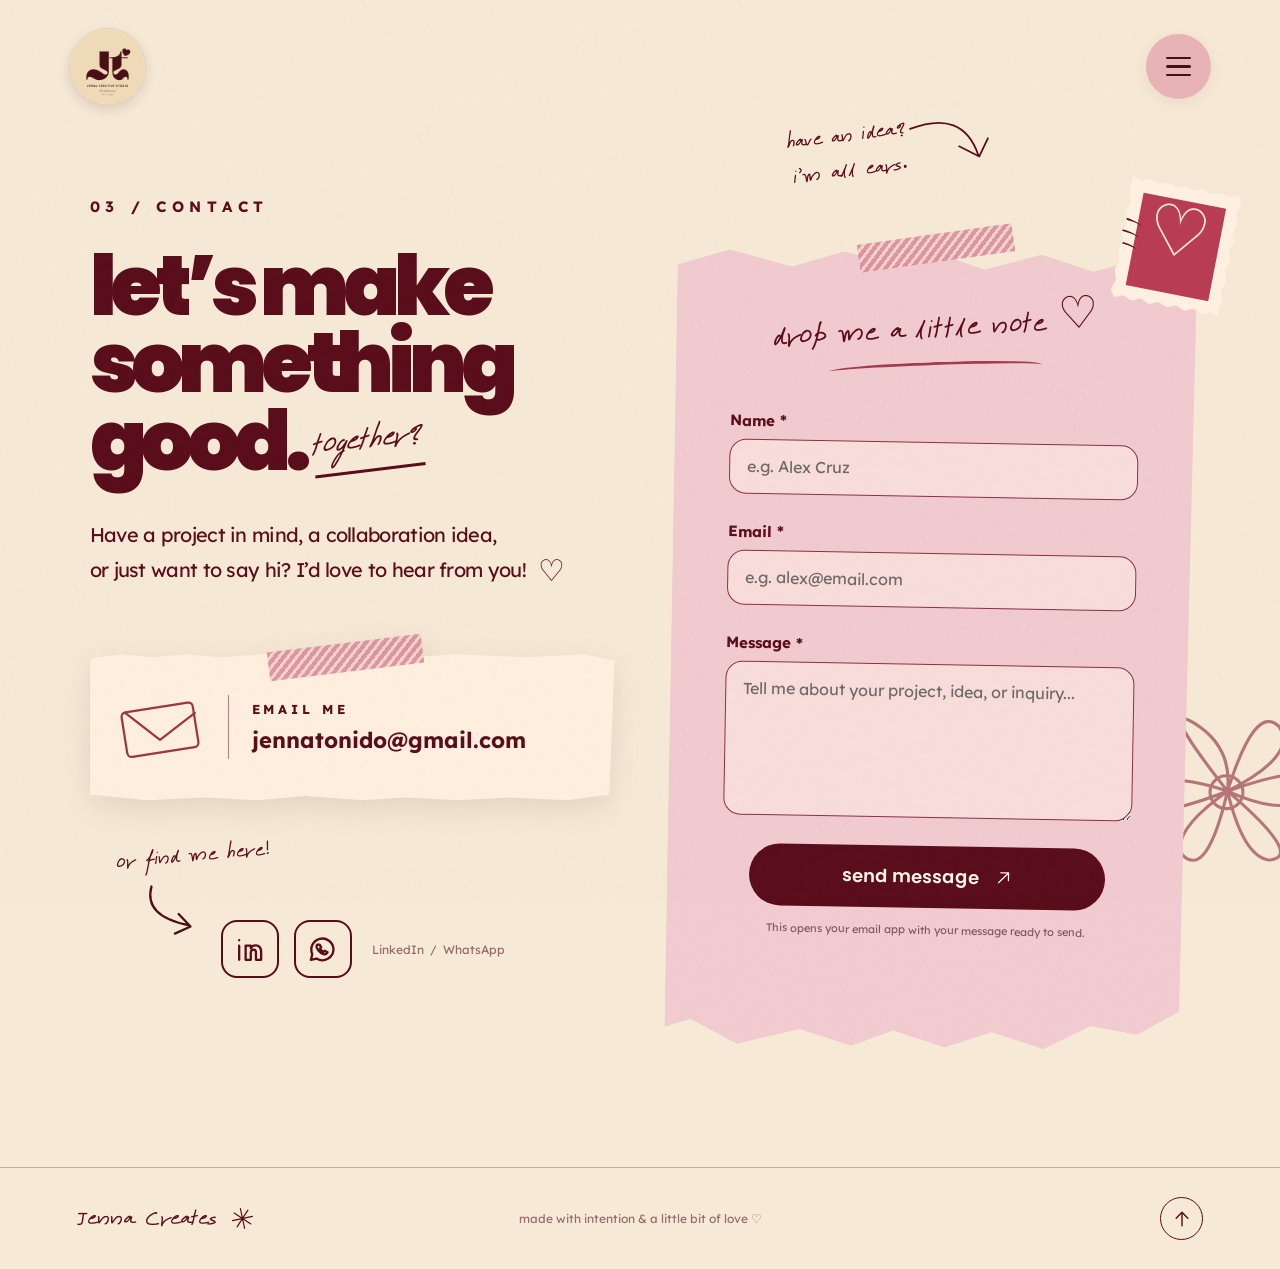
<file: Contact/index.html>
<!doctype html>
<html lang="en">
<head>
  <meta charset="UTF-8" />
  <meta name="viewport" content="width=device-width, initial-scale=1, viewport-fit=cover" />
  <meta name="theme-color" content="#f6e9d6" />
  <meta name="description" content="Have a project, collaboration, or idea? Get in touch with Jenna Tonido." />
  <title>Contact | Jenna Creates</title>
  <link rel="icon" type="image/x-icon" href="/favicon.ico" />
  <link rel="preconnect" href="https://fonts.googleapis.com" />
  <link rel="preconnect" href="https://fonts.gstatic.com" crossorigin />
  <link href="https://fonts.googleapis.com/css2?family=Lexend+Deca:wght@300;400;500;600;700&family=Poppins:wght@400;500;600;700;800;900&display=swap" rel="stylesheet" />
  <link rel="stylesheet" href="/Contact/contact.css" />
  
<style>
  /* Mobile Contact viewer */
  #contact-mobile-frame {
    display: none;
  }

  @media (max-width: 780px) {
    html,
    body {
      margin: 0 !important;
      width: 100%;
      height: 100%;
      overflow: hidden !important;
    }

    body > :not(#contact-mobile-frame) {
      display: none !important;
    }

    #contact-mobile-frame {
      display: block !important;
      position: fixed;
      inset: 0;
      z-index: 9999;
      width: 100%;
      height: 100%;
      height: 100dvh;
      border: 0;
      background: #f6e9d6;
    }
  }
</style>

  <script src="/Contact/contact.js" defer></script>
</head>
<body>
 
<body>

  <!-- Mobile page: same visible /Contact/ URL -->
  <iframe
    id="contact-mobile-frame"
    title="Jenna Creates Mobile Contact Page"
    data-src="/Contact/mobile.html"
  ></iframe>

  <script>
    (() => {
      const frame = document.getElementById(
        "contact-mobile-frame"
      );

      const mobileScreen = window.matchMedia(
        "(max-width: 780px)"
      );

      function loadMobile() {
        if (mobileScreen.matches && !frame.src) {
          frame.src = frame.dataset.src;
        }
      }

      loadMobile();

      mobileScreen.addEventListener(
        "change",
        loadMobile
      );
    })();
  </script>

  <div class="page-grain" aria-hidden="true"></div>


  <header class="site-nav" id="top">
    <a class="brand-circle" href="/" aria-label="Jenna Creates — Home">
      <img src="/assets/jennalogo.png" alt="JT" />
    </a>
    <button class="menu-toggle" type="button" aria-label="Open menu" aria-expanded="false" aria-controls="nav-menu">
      <span></span><span></span><span></span>
    </button>

<nav class="nav-menu" id="nav-menu" aria-label="Main menu">
  <span class="menu-kicker">where to?</span>

  <a href="/">
    <small>01</small>
    Home
    <svg viewBox="0 0 24 24" aria-hidden="true">
      <path d="M5 19 19 5M8 5h11v11"/>
    </svg>
  </a>

  <a href="/projects.html">
    <small>02</small>
    Projects
    <svg viewBox="0 0 24 24" aria-hidden="true">
      <path d="M5 19 19 5M8 5h11v11"/>
    </svg>
  </a>

  <a href="/#kind-words">
    <small>03</small>
    Kind Words
    <svg viewBox="0 0 24 24" aria-hidden="true">
      <path d="M5 19 19 5M8 5h11v11"/>
    </svg>
  </a>

  <a href="/Contact/" aria-current="page">
    <small>04</small>
    Contact
    <svg viewBox="0 0 24 24" aria-hidden="true">
      <path d="M5 19 19 5M8 5h11v11"/>
    </svg>
  </a>

  <span class="menu-footnote">
    take a little look around ♡
  </span>
</nav>

  </header>

  <main class="contact-shell">
    <div class="hand-note note-top" aria-hidden="true">have an idea?<br/>i'm all ears.
      <svg viewBox="0 0 95 65"><path d="M4 8 Q65 -7 76 46M56 34l21 14 12-19" /></svg>
    </div>
    <section class="intro" aria-labelledby="contact-title">
      <p class="eyebrow">03 / CONTACT</p>
      <h1 id="contact-title">let’s make<br>something<br><span class="last-line">good.<em>together?</em></span></h1>
      <p class="intro-copy">Have a project in mind, a collaboration idea,<br class="only-wide" /> or just want to say hi? I’d love to hear from you! <span class="heart">♡</span></p>
      <div class="email-paper-wrap">
        <span class="washi" aria-hidden="true"></span>
        <div class="email-paper">
        <svg class="mail-illustration" viewBox="0 0 80 62" aria-hidden="true"><rect x="8" y="13" width="64" height="40" rx="4" transform="rotate(-9 40 33)" /><path d="m9 18 31 24 31-24" /></svg>
        <span class="vertical-line" aria-hidden="true"></span>
        <span class="email-details"><span class="email-label">EMAIL ME</span><a id="email-link" href="mailto:jennatonido@gmail.com" aria-label="Email Jenna">jennatonido@gmail.com</a></span>
        </div>
      </div>
      <div class="socials">
        <div class="social-intro"><p class="hand-note social-note">or find me here!</p><svg class="social-arrow" viewBox="0 0 56 45" fill="none" aria-hidden="true"><path d="M5 3Q0 29 39 34M30 25l11 10-13 7" /></svg></div>
        <div class="social-links">
          <a id="linkedin-link" href="#" target="_blank" rel="noopener noreferrer" aria-label="Jenna on LinkedIn" title="LinkedIn">
            <svg viewBox="0 0 24 24" aria-hidden="true"><path d="M4 9v11M4 4.7v.2M9 20V9h4v2c.6-1.2 1.7-2.2 3.7-2.2 3.5 0 4.3 2.2 4.3 5.2V20h-4v-5.4c0-1.5-.1-2.5-1.8-2.5-1.6 0-2.2 1.2-2.2 2.4V20z" /></svg>
          </a>
          <a id="whatsapp-link" href="#" target="_blank" rel="noopener noreferrer" aria-label="Message Jenna on WhatsApp" title="WhatsApp">
            <svg viewBox="0 0 24 24" aria-hidden="true"><path d="M20.5 11.6A8.6 8.6 0 0 1 7.4 19L3 20l1.1-4.3a8.6 8.6 0 1 1 16.4-4.1Z" /><path d="M8 8.2c-.5.5-.8 1.2-.5 2.1.8 2.2 3.3 4.6 5.5 5.4.9.3 1.7-.1 2.1-.5l.8-1.1-2.2-1.1-.9.9c-1.1-.6-2.1-1.5-2.7-2.6l.9-1-1.2-2.1Z" /></svg>
          </a>
          <span class="social-caption">LinkedIn&nbsp; / &nbsp;WhatsApp</span>
        </div>
      </div>
    </section>

    <section class="form-area" aria-labelledby="form-title">
      <div class="postmark" aria-hidden="true"><span>♡</span><i></i><i></i><i></i></div>
      <span class="tape form-tape" aria-hidden="true"></span>
      <div class="letter-sheet">
        <h2 id="form-title">drop me a little note ♡</h2>
        <div class="scribble" aria-hidden="true"></div>
        <form id="contact-form">
          <label for="full-name">Name <span>*</span></label>
          <input id="full-name" name="name" type="text" maxlength="100" placeholder="e.g. Alex Cruz" autocomplete="name" required />
          <label for="email">Email <span>*</span></label>
          <input id="email" name="email" type="email" maxlength="200" placeholder="e.g. alex@email.com" autocomplete="email" required />
          <label for="message">Message <span>*</span></label>
          <textarea id="message" name="message" rows="6" maxlength="4000" placeholder="Tell me about your project, idea, or inquiry..." required></textarea>
          <button type="submit">send message <svg viewBox="0 0 24 24" aria-hidden="true"><path d="M5 19 19 5M8 5h11v11"/></svg></button>
          <p class="form-help">This opens your email app with your message ready to send.</p>
          <p class="form-feedback" id="form-feedback" role="status" aria-live="polite"></p>
        </form>
      </div>
    </section>
  </main>

  <div class="flower-doodle" aria-hidden="true"><svg viewBox="0 0 180 170"><path d="M90 79Q20 -10 58 13Q95 36 90 79ZM90 79Q117 -7 140 16Q159 44 90 79ZM90 79Q190 44 166 84Q145 104 90 79ZM90 79Q166 144 130 146Q105 142 90 79ZM90 79Q70 165 46 141Q35 118 90 79ZM90 79Q-10 117 13 77Q29 59 90 79Z"/><circle cx="89" cy="80" r="16"/></svg></div>
  <footer class="footer"><span class="footer-brand">Jenna Creates <svg class="footer-spark" viewBox="0 0 32 32" fill="none" aria-hidden="true"><path d="M16 3V29M3 16H29M7 7L25 25M25 7L7 25"/></svg></span><p>made with intention &amp; a little bit of love ♡</p><a href="#top" aria-label="Back to top"><svg viewBox="0 0 24 24"><path d="M12 20V4m-7 7 7-7 7 7"/></svg></a></footer>
</body>
</html>
</file>
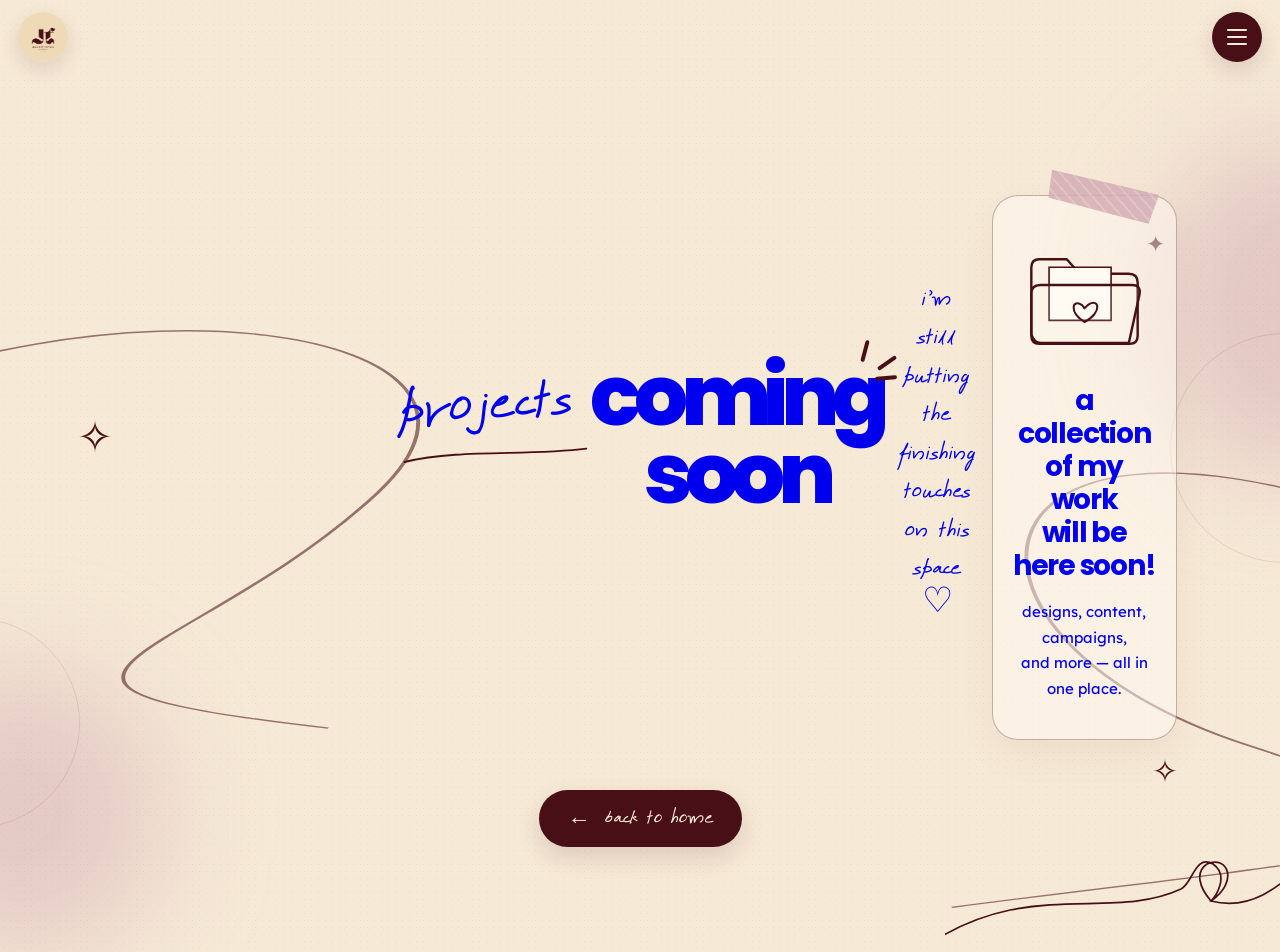
<file: projects-mobile.html>
<!DOCTYPE html>
<html lang="en">
<head>
  <meta charset="UTF-8">
  <meta name="viewport" content="width=device-width, initial-scale=1, viewport-fit=cover">
  <meta name="theme-color" content="#f6e9d6">

  <title>Projects — Coming Soon | Jenna Tonido</title>

  <link rel="preconnect" href="https://fonts.googleapis.com">
  <link rel="preconnect" href="https://fonts.gstatic.com" crossorigin>
  <link
    href="https://fonts.googleapis.com/css2?family=Lexend+Deca:wght@300;400;500;600&family=Poppins:wght@400;500;600;700;800&display=swap"
    rel="stylesheet"
  >

  <link rel="stylesheet" href="projects-mobile.css">
  <script src="projects-mobile.js" defer></script>
  <link rel="icon" type="image/x-icon" href="/favicon.ico">
</head>

<body>

  <!-- FLOATING NAV -->
  <header class="pm-nav">
    <a href="mobile.html" class="pm-logo" aria-label="Back to home">
      <img src="assets/jennalogo.png" alt="Jenna logo">
    </a>

    <button
      class="pm-burger"
      id="pmBurger"
      type="button"
      aria-label="Open navigation menu"
      aria-expanded="false"
      aria-controls="pmMenu"
    >
      <span></span>
      <span></span>
      <span></span>
    </button>
  </header>

  <!-- BURGER MENU -->
  <div class="pm-menu-overlay" id="pmMenu" aria-hidden="true">
    <div class="pm-menu-card">
      <div class="pm-menu-top">
        <p>where to?</p>
        <span>EXPLORE</span>
      </div>

      <nav class="pm-menu-links" aria-label="Main navigation">
        <a href="mobile.html">
          <small>01</small>
          <strong>Home</strong>
          <span class="m-menu-arrow" aria-hidden="true">
            <svg viewBox="0 0 24 24" fill="none">
              <path
                d="M5 19L19 5M8 5H19V16"
                stroke="currentColor"
                stroke-width="1.6"
                stroke-linecap="round"
                stroke-linejoin="round"
              />
            </svg>
          </span>

        </a>

        <a href="projects-mobile.html">
          <small>02</small>
          <strong>Projects</strong>
          <span class="m-menu-arrow" aria-hidden="true">
            <svg viewBox="0 0 24 24" fill="none">
              <path
                d="M5 19L19 5M8 5H19V16"
                stroke="currentColor"
                stroke-width="1.6"
                stroke-linecap="round"
                stroke-linejoin="round"
              />
            </svg>
          </span>

        </a>

        <a href="mobile.html#kind-words">
          <small>03</small>
          <strong>Kind Words</strong>
            <span class="m-menu-arrow" aria-hidden="true">
            <svg viewBox="0 0 24 24" fill="none">
              <path
                d="M5 19L19 5M8 5H19V16"
                stroke="currentColor"
                stroke-width="1.6"
                stroke-linecap="round"
                stroke-linejoin="round"
              />
            </svg>
          </span>

        </a>
      </nav>

        <a href="/Contact/" class="m-menu-link">
          <small>04</small>
          <strong>Contact</strong>
          <span class="m-menu-arrow" aria-hidden="true">
            <svg viewBox="0 0 24 24" fill="none">
              <path
                d="M5 19L19 5M8 5H19V16"
                stroke="currentColor"
                stroke-width="1.6"
                stroke-linecap="round"
                stroke-linejoin="round"
              />
            </svg>
          </span>


      <p class="pm-menu-note">take a little look around ♡</p>
    </div>
  </div>

  <!-- MAIN PAGE -->
  <main class="pm-page">

    <!-- AMBIENT EFFECTS -->
    <div class="pm-background" aria-hidden="true">
      <div class="pm-glow pm-glow-one"></div>
      <div class="pm-glow pm-glow-two"></div>
      <div class="pm-orbit pm-orbit-one"></div>
      <div class="pm-orbit pm-orbit-two"></div>
    </div>

    <!-- DECORATIVE CURVED LINES -->
    <svg
      class="pm-curves"
      viewBox="0 0 390 850"
      preserveAspectRatio="none"
      aria-hidden="true"
    >
      <path
        class="pm-curve pm-curve-one"
        d="M-65 380 C30 235, 170 290, 115 440 S-20 610, 100 650"
      />
      <path
        class="pm-curve pm-curve-two"
        d="M420 460 C290 330, 280 570, 380 665 S420 760, 290 810"
      />
    </svg>

    <!-- FLOATING SPARKLES -->
    <span class="pm-spark pm-spark-one" aria-hidden="true">✧</span>
    <span class="pm-spark pm-spark-two" aria-hidden="true">✦</span>
    <span class="pm-spark pm-spark-three" aria-hidden="true">✧</span>

    <!-- CONTENT -->
    <div class="pm-content">

      <!-- HANDWRITTEN TITLE -->
      <div class="pm-script-title pm-reveal pm-delay-1">
        <span>projects</span>
        <svg viewBox="0 0 300 40" aria-hidden="true">
          <path d="M7 31 C95 10, 198 22, 292 10"></path>
        </svg>
      </div>

      <!-- COMING SOON -->
      <div class="pm-main-title pm-reveal pm-delay-2">
        <h1>
          <span>coming</span>
          <span>soon</span>
        </h1>

        <div class="pm-burst" aria-hidden="true">
          <i></i><i></i><i></i>
        </div>
      </div>

      <!-- SUBTITLE -->
      <p class="pm-subtitle pm-reveal pm-delay-3">
        i'm still putting the finishing<br>
        touches on this space ♡
      </p>

      <!-- FOLDER CARD -->
      <div class="pm-folder-wrap pm-reveal pm-delay-4">
        <div class="pm-folder-card" id="pmFolderCard">

          <div class="pm-tape" aria-hidden="true"></div>

          <div class="pm-folder-icon" aria-hidden="true">
            <svg viewBox="0 0 180 150" fill="none">
              <path
                class="pm-folder-back"
                d="M24 42 V30 Q24 20 34 20 H68 L84 38 H145 Q156 38 156 49 V115 Q156 125 146 125 H34 Q24 125 24 115 Z"
              />
              <path
                class="pm-folder-paper"
                d="M46 30 H123 V96 H46 Z"
              />
              <path
                class="pm-folder-front"
                d="M24 63 Q24 52 35 52 H149 Q161 52 158 65 L145 124 H36 Q27 124 24 113 Z"
              />
              <path
                class="pm-folder-heart"
                d="M90 98 C70 85 75 69 87 77 L90 81 L94 77 C107 67 114 85 90 98Z"
              />
            </svg>
            <span class="pm-folder-spark">✧</span>
          </div>

          <h2>a collection of my work<br>will be here soon!</h2>

          <p>
            designs, content, campaigns,<br>
            and more — all in one place.
          </p>
        </div>
      </div>

      <!-- BACK BUTTON -->
      <div class="pm-back-wrap pm-reveal pm-delay-5">
        <a href="mobile.html" class="pm-back">
          <span class="pm-back-arrow">←</span>
          <span>back to home</span>
        </a>
      </div>

    </div>

    <!-- BOTTOM HEART LINE -->
    <svg
      class="pm-heart-line"
      viewBox="0 0 390 140"
      fill="none"
      aria-hidden="true"
    >
      <path
        d="M-20 135 C80 65, 165 110, 236 77
        C248 71, 250 42, 268 52
        C285 64, 270 85, 266 89
        C254 75, 250 60, 262 52
        C283 43, 294 70, 266 89
        C330 105, 360 35, 410 15"
      />
    </svg>

  </main>

</body>
</html>
</file>
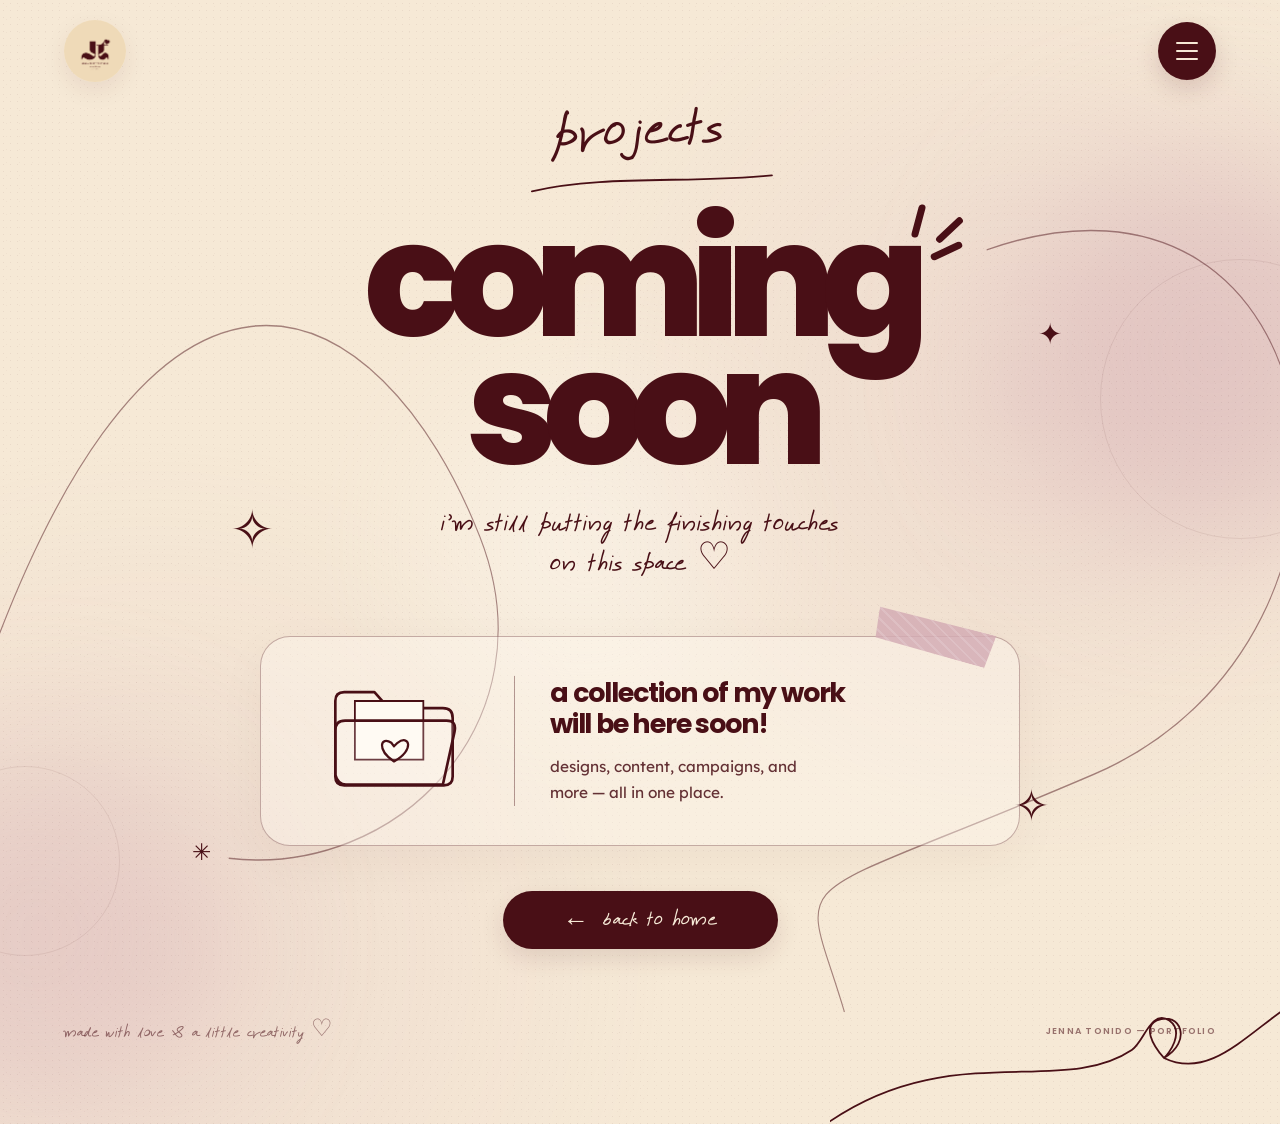
<file: projects.html>
<!DOCTYPE html>
<html lang="en">
<head>
  <meta charset="UTF-8">
  <meta name="viewport" content="width=device-width, initial-scale=1.0">

  <title>Projects — Coming Soon | Jenna Tonido</title>

  <link rel="preconnect" href="https://fonts.googleapis.com">
  <link rel="preconnect" href="https://fonts.gstatic.com" crossorigin>

  <link
    href="https://fonts.googleapis.com/css2?family=Lexend+Deca:wght@300;400;500;600&family=Poppins:wght@400;500;600;700;800&display=swap"
    rel="stylesheet"
  >

  <link rel="stylesheet" href="projects.css">
  <script src="projects.js" defer></script>
  <link rel="icon" type="image/x-icon" href="/favicon.ico">
</head>

<body>

  <!-- FLOATING NAV -->
  <header class="project-nav">
    <a href="/" class="project-logo" aria-label="Go to homepage">
      <img src="assets/jennalogo.png" alt="Jenna Tonido logo">
    </a>

    <button
      class="project-burger"
      id="projectBurger"
      type="button"
      aria-label="Open navigation menu"
      aria-expanded="false"
      aria-controls="projectMenu"
    >
      <span></span>
      <span></span>
      <span></span>
    </button>
  </header>

  <!-- BURGER MENU -->
  <div class="project-menu-overlay" id="projectMenu" aria-hidden="true">
    <div class="project-menu-card">

      <div class="project-menu-top">
        <p>where to?</p>
        <span>EXPLORE</span>
      </div>

      <nav class="project-menu-links" aria-label="Main navigation">
        <a href="/">
          <small>01</small>
          <strong>Home</strong>
          <span class="desktop-menu-arrow" aria-hidden="true">
          <svg viewBox="0 0 24 24" fill="none">
            <path
              d="M5 19L19 5M8 5H19V16"
              stroke="currentColor"
              stroke-width="1.6"
              stroke-linecap="round"
              stroke-linejoin="round"
            />
          </svg>
        </span>
        </a>

        <a href="/projects">
          <small>02</small>
          <strong>Projects</strong>
          <span class="desktop-menu-arrow" aria-hidden="true">
          <svg viewBox="0 0 24 24" fill="none">
            <path
              d="M5 19L19 5M8 5H19V16"
              stroke="currentColor"
              stroke-width="1.6"
              stroke-linecap="round"
              stroke-linejoin="round"
            />
          </svg>
        </span>
        </a>

        <a href="/#kind-words">
          <small>03</small>
          <strong>Kind Words</strong>
           <span class="desktop-menu-arrow" aria-hidden="true">
          <svg viewBox="0 0 24 24" fill="none">
            <path
              d="M5 19L19 5M8 5H19V16"
              stroke="currentColor"
              stroke-width="1.6"
              stroke-linecap="round"
              stroke-linejoin="round"
            />
          </svg>
        </span>
        </a>

        <a href="/Contact/">
          <small>04</small>
          <strong>Contact</strong>
           <span class="desktop-menu-arrow" aria-hidden="true">
          <svg viewBox="0 0 24 24" fill="none">
            <path
              d="M5 19L19 5M8 5H19V16"
              stroke="currentColor"
              stroke-width="1.6"
              stroke-linecap="round"
              stroke-linejoin="round"
            />
          </svg>
        </span>
        </a>
      </nav>

      <p class="project-menu-note">
        take a little look around ♡
      </p>
    </div>
  </div>

  <!-- MAIN PAGE -->
  <main class="coming-page">

    <!-- ANIMATED BACKGROUND -->
    <div class="background-effects" aria-hidden="true">
      <div class="glow glow-one"></div>
      <div class="glow glow-two"></div>
      <div class="glow glow-three"></div>
      <div class="ambient-circle circle-one"></div>
      <div class="ambient-circle circle-two"></div>
    </div>

    <!-- DECORATIVE ORBIT LINES -->
    <svg
      class="decorative-orbits"
      viewBox="0 0 1440 900"
      preserveAspectRatio="none"
      aria-hidden="true"
    >
      <path
        class="orbit-path orbit-left"
        d="M-50 610 C160 120, 430 230, 540 430 S290 790, 60 610"
      />
      <path
        class="orbit-path orbit-right"
        d="M1110 200 C1510 100, 1590 510, 1230 620 S900 690, 950 810"
      />
    </svg>

    <!-- SPARKLES -->
    <div class="sparkle sparkle-one" aria-hidden="true">✧</div>
    <div class="sparkle sparkle-two" aria-hidden="true">✦</div>
    <div class="sparkle sparkle-three" aria-hidden="true">✧</div>
    <div class="sparkle sparkle-four" aria-hidden="true">✳</div>

    <!-- MAIN CONTENT -->
    <div class="coming-content">

      <div class="script-heading entrance entrance-one">
        <span>projects</span>
        <svg viewBox="0 0 330 42" aria-hidden="true">
          <path d="M7 32 C100 10, 215 22, 322 11"></path>
        </svg>
      </div>

      <div class="main-heading entrance entrance-two">
        <h1>
          <span class="heading-line">coming</span>
          <span class="heading-line">soon</span>
        </h1>

        <div class="heading-burst" aria-hidden="true">
          <i></i><i></i><i></i>
        </div>
      </div>

      <p class="coming-subtitle entrance entrance-three">
        i'm still putting the finishing touches<br>
        on this space <span>♡</span>
      </p>

      <!-- FLOATING FOLDER CARD -->
      <div class="folder-wrapper entrance entrance-four">
        <div class="folder-card" id="folderCard">

          <div class="tape tape-main" aria-hidden="true"></div>

          <div class="folder-illustration" aria-hidden="true">
            <svg
              class="folder-svg"
              viewBox="0 0 180 150"
              fill="none"
              xmlns="http://www.w3.org/2000/svg"
            >
              <path
                class="folder-back"
                d="M24 42 V30 Q24 20 34 20 H68 L84 38 H145 Q156 38 156 49 V115 Q156 125 146 125 H34 Q24 125 24 115 Z"
              />

              <path
                class="folder-paper"
                d="M46 30 H123 V96 H46 Z"
              />

              <path
                class="folder-front"
                d="M24 63 Q24 52 35 52 H149 Q161 52 158 65 L145 124 H36 Q27 124 24 113 Z"
              />

              <path
                class="folder-heart"
                d="M90 98 C70 85 75 69 87 77 L90 81 L94 77 C107 67 114 85 90 98Z"
              />
            </svg>

            <span class="folder-spark folder-spark-one">✦</span>
            <span class="folder-spark folder-spark-two">✧</span>
          </div>

          <div class="folder-divider"></div>

          <div class="folder-copy">
            <h2>
              a collection of my work<br>
              will be here soon!
            </h2>
            <p>
              designs, content, campaigns, and<br>
              more — all in one place.
            </p>
          </div>
        </div>
      </div>

      <!-- BACK BUTTON -->
      <div class="back-wrapper entrance entrance-five">
        <a href="/" class="back-home">
          <span class="back-arrow">←</span>
          <span>back to home</span>
          <span class="button-sparkle" aria-hidden="true">✧</span>
        </a>
      </div>

    </div>

    <!-- BOTTOM HEART DOODLE -->
    <svg
      class="heart-line"
      viewBox="0 0 560 190"
      fill="none"
      aria-hidden="true"
    >
      <path
        d="M-10 183 C130 80, 258 150, 338 96
        C352 87, 359 50, 380 63
        C398 76, 379 101, 374 105
        C360 89, 351 70, 366 63
        C393 52, 406 87, 374 105
        C440 137, 488 43, 570 18"
      />
    </svg>

    <div class="bottom-signature">
      <span>made with love &amp; a little creativity ♡</span>
      <span>JENNA TONIDO — PORTFOLIO</span>
    </div>

  </main>

</body>
</html>
</file>
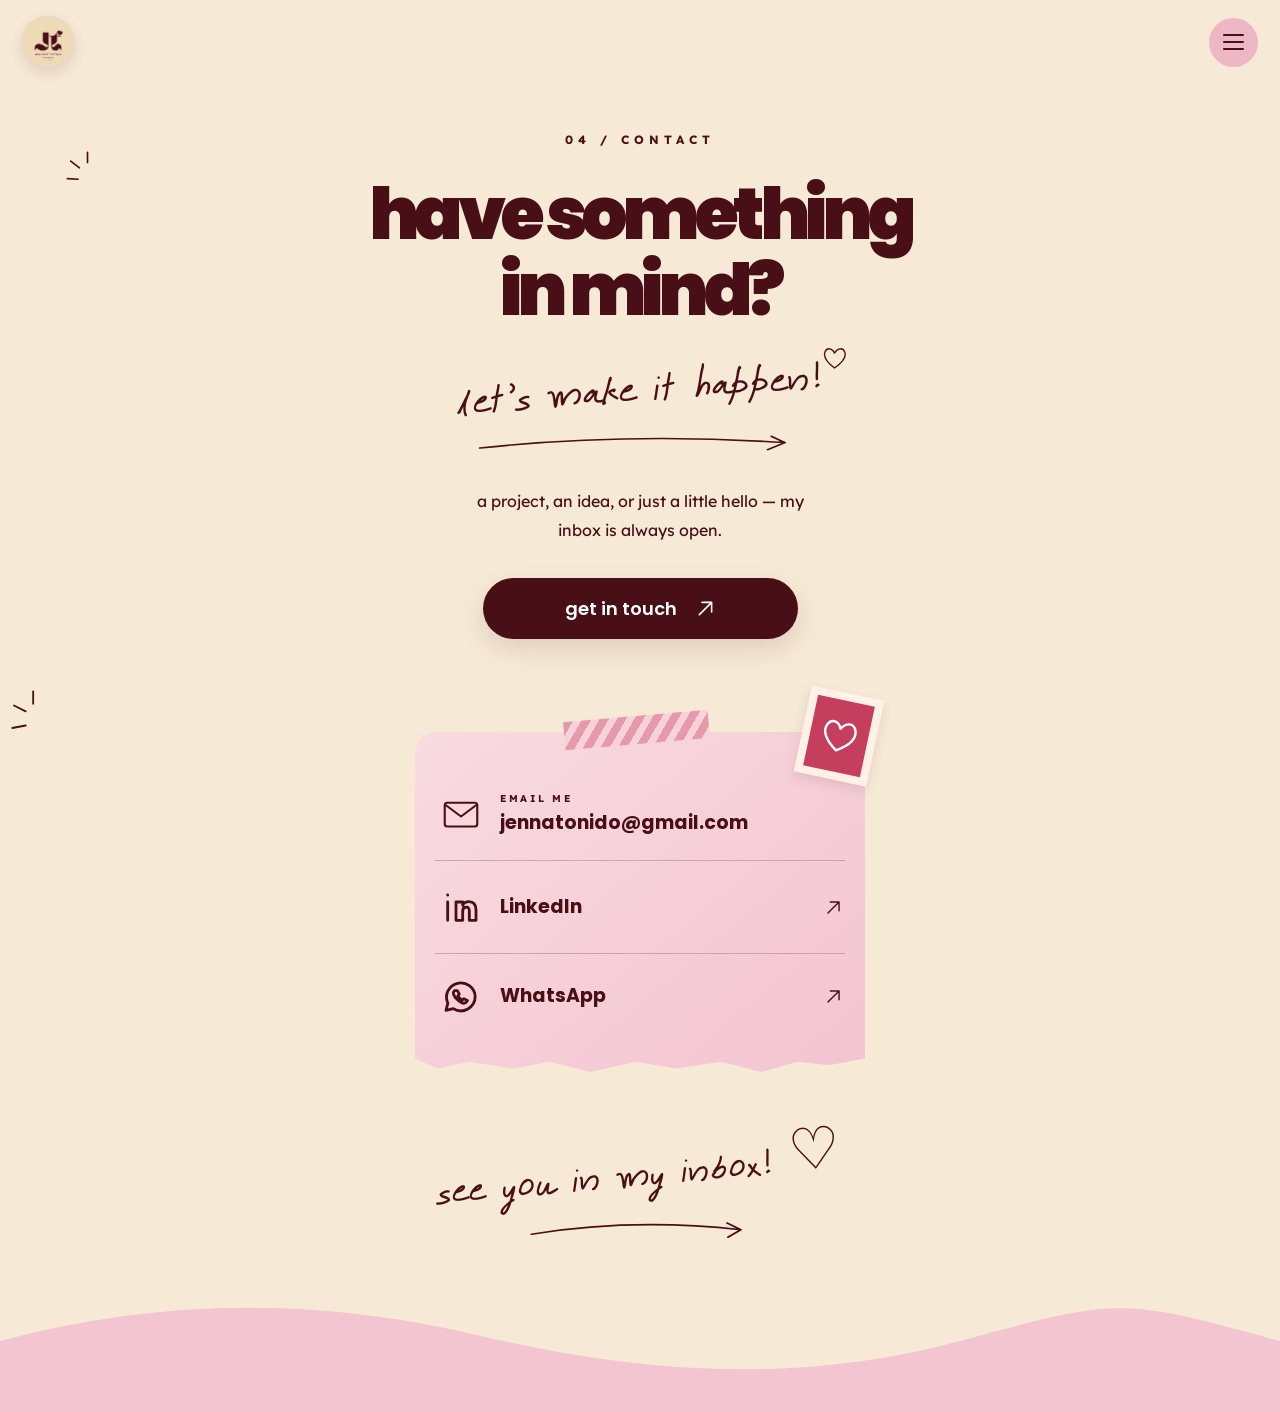
<file: Contact/mobile.html>
<!DOCTYPE html>
<html lang="en">
<head>
  <meta charset="UTF-8">

  <meta
    name="viewport"
    content="width=device-width, initial-scale=1, viewport-fit=cover"
  >

  <meta name="theme-color" content="#f6e9d6">

  <title>Contact | Jenna Creates</title>

  <link rel="icon" type="image/x-icon" href="/favicon.ico">

  <link rel="preconnect" href="https://fonts.googleapis.com">
  <link rel="preconnect" href="https://fonts.gstatic.com" crossorigin>

  <link
    href="https://fonts.googleapis.com/css2?family=Lexend+Deca:wght@300;400;500;600;700&family=Poppins:wght@400;500;600;700;800;900&display=swap"
    rel="stylesheet"
  >

  <link rel="stylesheet" href="/Contact/mobile.css">
  <script src="/Contact/mobile.js" defer></script>
</head>

<body>

  <!-- MOBILE NAVIGATION -->
  <header class="mc-nav" id="top">

    <a class="mc-logo" href="/" target="_top" aria-label="Home">
      <img
        src="/assets/jennalogo.png"
        alt="Jenna Creates logo"
      >
    </a>

    <button
      class="mc-burger"
      id="mcBurger"
      type="button"
      aria-label="Open menu"
      aria-expanded="false"
      aria-controls="mcMenu"
    >
      <span></span>
      <span></span>
      <span></span>
    </button>

  </header>

  <!-- MOBILE BURGER MENU -->
  <div class="mc-menu-overlay" id="mcMenu" aria-hidden="true">

    <nav class="mc-menu-card" aria-label="Main navigation">

      <p class="mc-menu-script">where to?</p>

      <a href="/" target="_top" class="mc-menu-link">
        <small>01</small>
        <span>Home</span>
        <svg viewBox="0 0 24 24" fill="none" aria-hidden="true">
          <path d="M5 19L19 5M8 5H19V16"/>
        </svg>
      </a>

      <a href="/projects.html" target="_top" class="mc-menu-link">
        <small>02</small>
        <span>Projects</span>
        <svg viewBox="0 0 24 24" fill="none" aria-hidden="true">
          <path d="M5 19L19 5M8 5H19V16"/>
        </svg>
      </a>

      <a href="/#kind-words" target="_top" class="mc-menu-link">
        <small>03</small>
        <span>Kind Words</span>
        <svg viewBox="0 0 24 24" fill="none" aria-hidden="true">
          <path d="M5 19L19 5M8 5H19V16"/>
        </svg>
      </a>

      <a href="/Contact/" target="_top"
         class="mc-menu-link" aria-current="page">
        <small>04</small>
        <span>Contact</span>
        <svg viewBox="0 0 24 24" fill="none" aria-hidden="true">
          <path d="M5 19L19 5M8 5H19V16"/>
        </svg>
      </a>

      <p class="mc-menu-bottom">
        take a little look around ♡
      </p>

    </nav>
  </div>


  <main>

    <!-- CONTACT HERO -->
    <section class="mc-hero">

      <div class="mc-burst mc-burst-top" aria-hidden="true">
        <svg viewBox="0 0 70 70" fill="none">
          <path d="M35 5V20M10 18L23 28M5 44L21 45"/>
        </svg>
      </div>

      <p class="mc-eyebrow">
        04 / CONTACT
      </p>

      <h1 class="mc-title">
        have something<br>
        in mind?
      </h1>

      <div class="mc-script-wrap">
        <p class="mc-script">
          let's make it happen!
        </p>

        <svg class="mc-heart" viewBox="0 0 40 40"
             fill="none" aria-hidden="true">
          <path
            d="M20 34C7 24 3 17 6 10C9 3 17 5 20 12C24 5 32 3 35 10C38 17 33 25 20 34Z"
          />
        </svg>

        <svg class="mc-underline" viewBox="0 0 270 28"
             preserveAspectRatio="none" fill="none"
             aria-hidden="true">
          <path d="M4 23Q124 3 254 16L243 8M254 16L240 25"/>
        </svg>
      </div>

      <p class="mc-description">
        a project, an idea, or just a little hello —
        my inbox is always open.
      </p>

      <a href="#mobile-contact-options" class="mc-cta">
        get in touch

        <svg viewBox="0 0 24 24" fill="none"
             aria-hidden="true">
          <path d="M5 19L19 5M8 5H19V16"/>
        </svg>
      </a>

    </section>


    <!-- PINK CONTACT CARD -->
    <section class="mc-contact-area" id="mobile-contact-options">

      <div class="mc-card-decoration" aria-hidden="true">

        <svg class="mc-burst-card" viewBox="0 0 60 60"
             fill="none">
          <path d="M29 4V19M6 21L20 28M4 48L20 45"/>
        </svg>

      </div>

      <div class="mc-card-wrap">

        <span class="mc-washi" aria-hidden="true"></span>

        <div class="mc-stamp" aria-hidden="true">
          <svg viewBox="0 0 40 40" fill="none">
            <path
              d="M20 34C7 25 4 17 7 11C10 5 17 6 20 13C24 6 31 5 34 11C37 18 33 26 20 34Z"
            />
          </svg>
        </div>

        <div class="mc-contact-card">


        <!-- EMAIL -->
        <a
          class="mc-contact-row"
          href="mailto:jennatonido@gmail.com"
          aria-label="Send an email to Jenna Tonido"
        >
          <span class="mc-contact-icon">
            <svg viewBox="0 0 32 32" fill="none" aria-hidden="true">
              <rect x="3" y="7" width="26" height="19" rx="2"
                    stroke="currentColor" stroke-width="1.7"/>
              <path d="M4 9L16 18L28 9"
                    stroke="currentColor" stroke-width="1.7"/>
            </svg>
          </span>
        
          <span class="mc-contact-text">
            <small>EMAIL ME</small>
            <strong>jennatonido@gmail.com</strong>
          </span>
        </a>


          <!-- LINKEDIN -->
          <a
            class="mc-contact-row"
            href="https://www.linkedin.com/in/elaine-jenna-tonido-135750348/"
            target="_blank"
            rel="noopener noreferrer"
          >
            <span class="mc-contact-icon">
              <svg viewBox="0 0 24 24" fill="none"
                   aria-hidden="true">
                <path d="M4 9V20M4 4.7V4.9M9 20V9H13V11C13.6 9.8 14.7 8.8 16.7 8.8C20.2 8.8 21 11 21 14V20H17V14.6C17 13.1 16.9 12.1 15.2 12.1C13.6 12.1 13 13.3 13 14.5V20Z"/>
              </svg>
            </span>

            <span class="mc-contact-text">
              <strong>LinkedIn</strong>
            </span>

            <svg class="mc-row-arrow" viewBox="0 0 24 24"
                 fill="none" aria-hidden="true">
              <path d="M5 19L19 5M8 5H19V16"/>
            </svg>
          </a>

          <!-- WHATSAPP -->
          <a
            class="mc-contact-row"
            href="https://wa.me/639626395817"
            target="_blank"
            rel="noopener noreferrer"
          >
            <span class="mc-contact-icon">
              <svg viewBox="0 0 24 24" fill="none"
                   aria-hidden="true">
                <path d="M20.5 11.6A8.6 8.6 0 0 1 7.4 19L3 20L4.1 15.7A8.6 8.6 0 1 1 20.5 11.6Z"/>
                <path d="M8 8.2C7.5 8.7 7.2 9.4 7.5 10.3C8.3 12.5 10.8 14.9 13 15.7C13.9 16 14.7 15.6 15.1 15.2L15.9 14.1L13.7 13L12.8 13.9C11.7 13.3 10.7 12.4 10.1 11.3L11 10.3L9.8 8.2Z"/>
              </svg>
            </span>

            <span class="mc-contact-text">
              <strong>WhatsApp</strong>
            </span>

            <svg class="mc-row-arrow" viewBox="0 0 24 24"
                 fill="none" aria-hidden="true">
              <path d="M5 19L19 5M8 5H19V16"/>
            </svg>
          </a>

        </div>

      </div>

    </section>


    <!-- BOTTOM HANDWRITTEN NOTE -->
    <section class="mc-ending">

      <p>see you in my inbox! ♡</p>

      <svg class="mc-ending-underline"
           viewBox="0 0 260 40"
           preserveAspectRatio="none"
           fill="none"
           aria-hidden="true">
        <path d="M4 27Q120 5 246 21L230 12M246 21L231 31"/>
      </svg>

    </section>


    <!-- ANIMATED WAVE -->
    <div class="mc-wave" aria-hidden="true">

      <div class="mc-wave-track">

        <svg viewBox="0 0 400 110"
             preserveAspectRatio="none">
          <path
            d="M0 45C50 5 100 5 150 40S250 85 300 45S350 5 400 45V110H0Z"
          />
        </svg>

        <svg viewBox="0 0 400 110"
             preserveAspectRatio="none">
          <path
            d="M0 45C50 5 100 5 150 40S250 85 300 45S350 5 400 45V110H0Z"
          />
        </svg>

      </div>

    </div>

  </main>

</body>
</html>
</file>
<file: Contact/contact.css>
@font-face{font-family:Karumbi;src:url('/fonts/Karumbi-Regular.ttf') format('truetype');font-display:swap}
:root{--paper:#f6e9d6;--wine:#590c19;--wine2:#490f16;--rose:#e9b9b9;--ink:#6b202c;--script:Karumbi,'Comic Sans MS',cursive}
*{box-sizing:border-box}html{scroll-behavior:smooth}body{margin:0;background:var(--paper);color:var(--wine);font-family:'Lexend Deca',sans-serif;min-height:100vh;overflow-x:hidden}button,input,textarea{font:inherit}button,a{-webkit-tap-highlight-color:transparent}a{color:inherit}.page-grain{position:fixed;inset:0;pointer-events:none;opacity:.22;z-index:20;background-image:url("data:image/svg+xml,%3Csvg viewBox='0 0 160 160' xmlns='http://www.w3.org/2000/svg'%3E%3Cfilter id='n'%3E%3CfeTurbulence type='fractalNoise' baseFrequency='.7' numOctaves='3' stitchTiles='stitch'/%3E%3C/filter%3E%3Crect width='100%25' height='100%25' opacity='.13' filter='url(%23n)'/%3E%3C/svg%3E")}
.site-nav{position:relative;z-index:30;display:flex;justify-content:space-between;align-items:center;padding:28px clamp(24px,5.4vw,95px)}.brand-circle{width:77px;height:77px;border:1px solid #e3ccbb;background:#fff5e7;display:grid;place-items:center;border-radius:50%;box-shadow:0 5px 12px #4e171421;text-decoration:none}.brand-circle img{width:67%;height:67%;object-fit:contain}.menu-toggle{width:65px;height:65px;border:0;border-radius:50%;background:#e7b3b7;display:flex;flex-direction:column;gap:6px;align-items:center;justify-content:center;cursor:pointer;box-shadow:0 4px 16px #6b202c10;position:relative;z-index:33}.menu-toggle span{width:25px;height:2.5px;background:var(--wine2);border-radius:9px;transition:transform .2s,opacity .2s}.menu-toggle.is-open span:nth-child(1){transform:translateY(8.5px) rotate(45deg)}.menu-toggle.is-open span:nth-child(2){opacity:0}.menu-toggle.is-open span:nth-child(3){transform:translateY(-8.5px) rotate(-45deg)}.nav-menu{position:absolute;top:108px;right:clamp(24px,5.4vw,95px);width:min(380px,calc(100vw - 48px));background:var(--wine2);color:#ffefe2;padding:26px 30px 22px;border-radius:5px 5px 22px 22px;box-shadow:0 22px 40px #38070e40;opacity:0;visibility:hidden;transform:translateY(-10px);pointer-events:none;transition:.25s}.nav-menu.is-open{opacity:1;visibility:visible;transform:none;pointer-events:auto}.menu-kicker,.menu-footnote{font-family:var(--script);font-size:24px}.menu-kicker{display:block;margin:0 0 10px}.menu-footnote{display:block;text-align:right;margin-top:24px}.nav-menu a{padding:17px 0;border-top:1px solid #ffffff32;display:flex;align-items:center;gap:15px;text-decoration:none;font-family:Poppins,sans-serif;font-weight:700;font-size:22px}.nav-menu a small{font-family:'Lexend Deca';font-weight:400;font-size:11px;color:#e9b9b9}.nav-menu a svg{height:19px;width:19px;margin-left:auto;fill:none;stroke:currentColor;stroke-width:1.6;stroke-linecap:round;stroke-linejoin:round}.nav-menu a:hover{color:#efb9bf}
.contact-shell{max-width:1550px;margin:0 auto;min-height:760px;padding:52px clamp(26px,7vw,110px) 120px;display:grid;grid-template-columns:minmax(0,1fr) minmax(385px,.98fr);gap:clamp(22px,4vw,72px);position:relative}.intro{position:relative;z-index:2;padding-top:12px}.eyebrow{font-size:15px;letter-spacing:.38em;font-weight:700;margin:0 0 32px}.intro h1{font-family:Poppins,sans-serif;font-size:clamp(57px,6.5vw,106px);font-weight:900;line-height:.93;letter-spacing:-.075em;margin:0 0 38px;white-space:nowrap}.intro h1 .last-line{display:block}.intro h1 em{font-family:var(--script);letter-spacing:-.015em;font-weight:400;font-size:.56em;vertical-align:middle;margin-left:.15em;display:inline-block;transform:rotate(-7deg);border-bottom:3px solid var(--wine);line-height:.9;padding-bottom:7px}.intro-copy{font-size:clamp(15px,1.55vw,21px);line-height:1.75;letter-spacing:-.035em;margin:0 0 62px}.heart{font-family:var(--script);font-size:37px;vertical-align:middle;margin-left:6px}.email-paper{position:relative;max-width:525px;min-height:146px;padding:25px 25px;display:flex;align-items:center;gap:23px;background:#ffefdf;clip-path:polygon(0 3%,6% 0,12% 2%,18% 0,25% 2%,33% 0,42% 2%,50% 0,61% 2%,70% 0,83% 2%,94% 0,100% 4%,99% 96%,91% 100%,80% 98%,70% 100%,60% 98%,52% 100%,41% 97%,32% 100%,22% 98%,11% 100%,0 96%);filter:drop-shadow(0 8px 10px #60202020);box-shadow:0 9px 15px #60202014}.washi,.tape{position:absolute;background:repeating-linear-gradient(135deg,#d88e96 0 4px,#f5cdd0 4px 7px);height:28px;width:155px;top:-6px;left:35%;transform:rotate(-7deg);opacity:.9}.mail-illustration{width:90px;height:75px;flex:none;fill:none;stroke:#9d3442;stroke-width:2;stroke-linejoin:round;stroke-linecap:round}.vertical-line{height:64px;border-left:1px solid #b77f83}.email-details{min-width:0}.email-label{display:block;font-size:13px;font-weight:700;letter-spacing:.3em;margin-bottom:9px}.email-details a{font-size:clamp(15px,1.8vw,22px);font-weight:700;overflow-wrap:anywhere;text-decoration:none}.email-details a:hover{text-decoration:underline}.socials{margin:36px 0 0 35px}.hand-note{font-family:var(--script);font-size:clamp(23px,2.5vw,37px);line-height:1.1;letter-spacing:.012em}.social-note{margin:0 0 25px;transform:rotate(-7deg);position:relative;width:max-content}.social-note svg{position:absolute;top:25px;left:80px;width:66px;height:55px;fill:none;stroke:var(--wine);stroke-width:2;stroke-linecap:round;stroke-linejoin:round;transform:rotate(15deg)}.social-links{margin-left:70px;display:flex;align-items:center;gap:18px;flex-wrap:wrap}.social-links>a{display:grid;place-items:center;width:62px;height:62px;border:2px solid var(--wine);border-radius:16px;text-decoration:none;transition:transform .2s,background .2s,color .2s}.social-links>a:hover{background:var(--wine);color:#fff1e4;transform:translateY(-3px)}.social-links>a[aria-disabled="true"]{opacity:.55;cursor:not-allowed}.social-links svg{width:31px;height:31px;stroke:currentColor;fill:none;stroke-width:1.8;stroke-linejoin:round;stroke-linecap:round}.social-caption{font-size:12px;color:#946a6b}.note-top{position:absolute;z-index:3;top:-15px;right:29%;transform:rotate(-7deg);text-align:center}.note-top svg{position:absolute;top:8px;left:100%;width:85px;height:65px;fill:none;stroke:var(--wine);stroke-width:2;stroke-linecap:round;stroke-linejoin:round}
.form-area{padding-top:68px;position:relative;z-index:1}.letter-sheet{background:#f2cbd0;position:relative;padding:clamp(36px,4.2vw,66px) clamp(32px,4.3vw,60px) 65px;clip-path:polygon(0 2%,10% 0,22% 2%,32% 0,42% 1.6%,50% 0,59% 2%,70% 0,80% 2%,91% 0,100% 2%,99% 95%,91% 98%,82% 97%,73% 100%,63% 98%,54% 100%,44% 98%,36% 100%,26% 98%,14% 100%,5% 97%,0 98%);box-shadow:0 14px 25px #5d18211f;transform:rotate(1deg)}.letter-sheet:before{content:"";position:absolute;inset:0;opacity:.15;pointer-events:none;background-image:url("data:image/svg+xml,%3Csvg viewBox='0 0 120 120' xmlns='http://www.w3.org/2000/svg'%3E%3Cfilter id='x'%3E%3CfeTurbulence type='fractalNoise' baseFrequency='.9' numOctaves='3'/%3E%3C/filter%3E%3Crect width='100%25' height='100%25' filter='url(%23x)' opacity='.3'/%3E%3C/svg%3E")}.letter-sheet .tape{top:-7px;left:28%;width:160px;height:30px;transform:rotate(-9deg)}.letter-sheet h2{font:400 clamp(30px,3.5vw,52px)/1 var(--script);margin:0 0 10px;text-align:center;transform:rotate(-4deg)}.scribble{width:52%;height:12px;border-top:3px solid #a23b4b;border-radius:50%;transform:rotate(-3deg);margin:0 auto 40px}.letter-sheet form{position:relative}.letter-sheet label{font-weight:700;font-size:15px;display:block;margin-bottom:9px}.letter-sheet label span{color:var(--wine)}.letter-sheet input,.letter-sheet textarea{width:100%;background:#fff2e775;border:1.6px solid #8b3040;border-radius:17px;padding:16px 17px;color:var(--wine2);outline-offset:3px;outline-color:#a84a5b;display:block;margin-bottom:28px}.letter-sheet input{height:55px}.letter-sheet textarea{resize:vertical;min-height:145px}.letter-sheet input::placeholder,.letter-sheet textarea::placeholder{color:#6f6868}.letter-sheet button{border:0;width:87%;margin:15px auto 0;min-height:62px;background:var(--wine);border-radius:999px;color:#fff5e9;font-family:Poppins,sans-serif;font-weight:600;font-size:18px;display:flex;align-items:center;justify-content:center;gap:16px;cursor:pointer;transition:transform .2s,background .2s}.letter-sheet button:hover{background:#75202d;transform:translateY(-2px)}.letter-sheet button svg{height:17px;width:17px;fill:none;stroke:currentColor;stroke-width:1.8;stroke-linecap:round;stroke-linejoin:round}.form-help{font-size:11px;color:#825763;text-align:center;line-height:1.5;margin:14px auto 0;max-width:330px}.form-feedback{font-size:13px;text-align:center;line-height:1.5;min-height:18px}.postmark{position:absolute;right:-42px;top:0;width:112px;height:123px;background:#fff1e2;transform:rotate(11deg);z-index:2;display:grid;place-items:center;clip-path:polygon(0 0,8% 3%,16% 0,24% 3%,32% 0,40% 3%,48% 0,56% 3%,64% 0,72% 3%,80% 0,88% 3%,96% 0,100% 6%,97% 14%,100% 22%,97% 30%,100% 38%,97% 46%,100% 54%,97% 62%,100% 70%,97% 78%,100% 86%,97% 94%,100% 100%,92% 97%,84% 100%,76% 97%,68% 100%,60% 97%,52% 100%,44% 97%,36% 100%,28% 97%,20% 100%,12% 97%,4% 100%,0 94%,3% 86%,0 78%,3% 70%,0 62%,3% 54%,0 46%,3% 38%,0 30%,3% 22%,0 14%)}.postmark span{background:#b83b53;color:#ffe4db;width:84px;height:94px;display:grid;place-items:center;font:70px var(--script);line-height:1}.postmark i{position:absolute;border-top:2px solid var(--wine);width:60px;height:14px;border-radius:50%;right:94px;top:42px}.postmark i:nth-of-type(2){top:54px}.postmark i:nth-of-type(3){top:66px}.flower-doodle{position:absolute;right:-40px;bottom:5px;width:185px;height:185px;opacity:.7}.flower-doodle svg{fill:none;stroke:#9b4451;stroke-width:3;stroke-linejoin:round}.footer{min-height:102px;border-top:1px solid #cba8a0;padding:20px clamp(28px,6vw,100px);display:flex;align-items:center;justify-content:space-between;gap:18px}.footer>span{font-family:var(--script);font-size:35px}.footer p{font-size:12px;color:#976a6d}.footer a{width:43px;height:43px;border:1px solid var(--wine);border-radius:50%;display:grid;place-items:center}.footer a svg{width:20px;height:20px;fill:none;stroke:currentColor;stroke-width:1.7;stroke-linecap:round;stroke-linejoin:round}
@media(max-width:1100px){.contact-shell{padding-top:45px;grid-template-columns:minmax(0,1fr) minmax(345px,1fr)}.intro h1{font-size:clamp(52px,6.3vw,78px)}.note-top{top:-12px;right:24%}.intro h1 em{font-size:.53em}.social-caption{flex-basis:100%}}@media(max-width:780px){.site-nav{padding:18px 21px}.brand-circle{height:56px;width:56px}.menu-toggle{height:54px;width:54px}.nav-menu{top:83px;right:20px}.contact-shell{display:block;padding:33px 23px 88px;min-height:auto}.intro{padding-top:0}.eyebrow{font-size:11px;margin-bottom:22px;letter-spacing:.32em}.intro h1{font-size:clamp(48px,10.1vw,80px);line-height:.98;margin-bottom:28px}.intro h1 em{font-size:.54em}.intro-copy{font-size:15px;line-height:1.65;margin-bottom:38px}.note-top{position:relative;top:auto;right:auto;width:max-content;max-width:190px;margin:0 15px 18px auto;font-size:25px;transform:rotate(-8deg)}.note-top svg{width:45px;top:22px}.email-paper{min-height:108px;padding:19px 12px;gap:9px}.mail-illustration{height:60px;width:61px}.vertical-line{height:48px}.email-label{font-size:10px}.email-details a{font-size:14px}.washi{width:90px;height:20px}.socials{margin:25px 0 0 10px}.social-note{font-size:29px}.social-links{margin-left:39px;gap:14px}.social-links>a{height:53px;width:53px;border-radius:14px}.social-links svg{height:27px;width:27px}.form-area{padding-top:95px;max-width:570px;margin:auto}.letter-sheet{padding:45px 25px 45px}.letter-sheet h2{font-size:clamp(32px,8vw,46px)}.scribble{margin-bottom:30px}.postmark{width:85px;height:94px;right:0;top:29px}.postmark span{height:71px;width:64px;font-size:50px}.postmark i{right:76px;width:35px}.postmark i:nth-of-type(2){top:51px}.postmark i:nth-of-type(3){top:59px}.flower-doodle{width:105px;height:105px;right:-10px;bottom:10px}.footer{padding:22px;min-height:85px}.footer>span{font-size:28px}.footer p{display:none}}@media(max-width:375px){.intro h1{font-size:clamp(45px,10vw,52px)}.intro h1 em{font-size:.5em}.letter-sheet{padding-inline:18px}.letter-sheet button{width:95%}}@media(prefers-reduced-motion:reduce){*,*:before,*:after{scroll-behavior:auto!important;transition:none!important;animation:none!important}}


/* Desktop Contact polish: preserve rest of the original design */
.email-paper-wrap { position: relative; max-width: 525px; isolation: isolate; filter: drop-shadow(0 9px 14px rgba(96,32,32,.11)); }
.email-paper-wrap .email-paper { max-width: none; box-shadow: none; }
.email-paper-wrap .washi { position: absolute; z-index: 4; top: -11px; left: 34%; width: 155px; height: 29px; transform: rotate(-7deg); pointer-events: none; }
/* Tape sits outside of the clipped letter sheet */
.form-area .form-tape { position:absolute; z-index: 5; top: 49px; left: 36%; width: 156px; height: 28px; transform: rotate(-8deg); pointer-events: none; }
/* Keep the heart on the same visual baseline as the sentence */
.intro-copy .heart { display: inline-block; vertical-align: -0.15em; line-height: 1; font-size: 30px; margin-left: 7px; }
/* Social label / arrow / buttons occupy separate rows, never overlap */
.socials { margin: 38px 0 0 26px; }
.social-intro { position: relative; display: flex; align-items: flex-end; gap: 18px; min-height: 54px; margin-bottom: 15px; }
.social-note { position: static; display: block; margin: 0; width: auto; transform: rotate(-5deg); }
.social-arrow { display: block; width: 51px; height: 42px; flex: none; margin-bottom: -13px; fill: none; stroke: var(--wine); stroke-width: 2; stroke-linecap: round; stroke-linejoin: round; transform: rotate(9deg); }
.social-links { margin-left: 36px; display: flex; align-items: center; gap: 15px; flex-wrap: wrap; }
.social-links > a { flex: 0 0 58px; width: 58px; height: 58px; }
.social-caption { margin-left: 7px; white-space: nowrap; }
/* Consistent footer typography + vector flourish (never an emoji) */
.footer { display: grid; grid-template-columns: 1fr auto 1fr; align-items: center; gap: 20px; }
.footer-brand { display: inline-flex; align-items: center; gap: 13px; font-family: var(--script); font-size: 35px; line-height: 1; white-space: nowrap; }
.footer-spark { display: block; height: 25px; width: 25px; color: var(--wine); stroke: currentColor; stroke-width: 1.5; stroke-linecap: round; flex: none; transform: rotate(-12deg); }
.footer p { margin: 0; text-align: center; }
.footer > a { justify-self: end; }
@media(max-width:780px) {
  .email-paper-wrap .washi { width: 100px; height: 22px; top: -11px; }
  .form-area .form-tape { top: 77px; left: 35%; width: 112px; height: 22px; }
  .socials { margin: 28px 0 0 9px; }
  .social-intro { min-height: 45px; gap: 12px; margin-bottom: 14px; }
  .social-note { font-size: 28px; }
  .social-arrow { width: 43px; height: 35px; margin-bottom: -7px; }
  .social-links { margin-left: 22px; gap: 13px; }
  .social-links > a { flex-basis: 53px; height: 53px; width: 53px; }
  .social-caption { flex-basis: 100%; margin-left: 0; }
  .footer { grid-template-columns: 1fr auto; }
  .footer-brand { font-size: 28px; }
  .footer-spark { width: 20px; height: 20px; }
  .footer p { display: none; }
}


/* ==========================================
   CONTACT PAGE — DESKTOP FINAL ADJUSTMENTS
========================================== */

@media (min-width: 781px) {

  /* LOGO — Zoom inside circular container */

  .brand-circle {
    width: 77px;
    height: 77px;
    border-radius: 50%;
    overflow: hidden;
    display: grid;
    place-items: center;
    flex-shrink: 0;
  }

  .brand-circle img {
    width: 100%;
    height: 100%;
    object-fit: cover;
    transform: scale(1.28);
    transform-origin: center;
    display: block;
  }


  /* SOCIAL LINKS — Label and arrow */

  .socials {
    position: relative;
    margin: 38px 0 0 26px;
  }

  .social-intro {
    position: relative;
    display: block;
    width: max-content;
    margin-bottom: 28px;
  }

  .social-note {
    position: relative;
    display: block;
    margin: 0;
    transform: rotate(-5deg);
  }

  /* Curved arrow to the left of the buttons */

  .social-arrow {
    position: absolute;
    top: 43px;
    left: 46px;
    width: 65px;
    height: 60px;
    transform: translateX(-18px) rotate(4deg);
    fill: none;
    stroke: #490F16;
    stroke-width: 2;
    stroke-linecap: round;
    stroke-linejoin: round;
    pointer-events: none;
  }

  /* Space for the arrow before the buttons */

  .social-links {
    display: flex;
    align-items: center;
    gap: 15px;
    margin-top: 15px;
    margin-left: 105px;
    flex-wrap: wrap;
  }

  .social-links > a {
    flex: 0 0 58px;
    width: 58px;
    height: 58px;
  }

  .social-caption {
    margin-left: 5px;
    white-space: nowrap;
  }

}
</file>
<file: projects-mobile.css>
@font-face {
  font-family: "Karumbi";
  src: url("./fonts/Karumbi-Regular.ttf") format("truetype");
  font-style: normal;
  font-weight: 400;
  font-display: swap;
}

:root {
  --cream: #f6e9d6;
  --paper: #fffaf2;
  --wine: #490f16;
  --pink: #d4acb4;
  --black: #1b1b1b;
}

* {
  margin: 0;
  padding: 0;
  box-sizing: border-box;
}

html {
  scroll-behavior: smooth;
}

body {
  min-width: 280px;
  background: var(--cream);
  color: var(--wine);
  font-family: "Lexend Deca", sans-serif;
  overflow-x: hidden;
}

body.pm-menu-open {
  overflow: hidden;
}

a {
  text-decoration: none;
}

button {
  font: inherit;
}

/* NAVIGATION */

.pm-nav {
  position: fixed;
  top: max(12px, env(safe-area-inset-top));
  left: 0;
  z-index: 1200;
  display: flex;
  justify-content: space-between;
  align-items: center;
  width: 100%;
  padding: 0 18px;
  pointer-events: none;
}

.pm-logo,
.pm-burger {
  pointer-events: auto;
}

.pm-logo {
  display: block;
  width: 50px;
  height: 50px;
  overflow: hidden;
  border-radius: 50%;
  background: var(--cream);
  box-shadow: 0 7px 20px rgba(73,15,22,.12);
}

.pm-logo img {
  width: 100%;
  height: 100%;
  object-fit: cover;
}

.pm-burger {
  position: relative;
  width: 50px;
  height: 50px;
  display: flex;
  flex-direction: column;
  justify-content: center;
  align-items: center;
  gap: 5px;
  border: 0;
  border-radius: 50%;
  background: var(--wine);
  box-shadow: 0 8px 22px rgba(73,15,22,.14);
  cursor: pointer;
}

.pm-burger span {
  width: 20px;
  height: 2px;
  border-radius: 10px;
  background: var(--cream);
  transition: transform .3s ease, opacity .25s;
}

.pm-burger.is-open span:first-child {
  transform: translateY(7px) rotate(45deg);
}

.pm-burger.is-open span:nth-child(2) {
  opacity: 0;
}

.pm-burger.is-open span:last-child {
  transform: translateY(-7px) rotate(-45deg);
}

/* MENU */

.pm-menu-overlay {
  position: fixed;
  inset: 0;
  z-index: 1100;
  display: flex;
  align-items: flex-start;
  justify-content: flex-end;
  padding: max(75px, calc(env(safe-area-inset-top) + 68px)) 18px 20px;
  background: rgba(27,27,27,.25);
  backdrop-filter: blur(7px);
  -webkit-backdrop-filter: blur(7px);
  opacity: 0;
  visibility: hidden;
  pointer-events: none;
  transition: opacity .3s, visibility .3s;
}

.pm-menu-overlay.is-open {
  opacity: 1;
  visibility: visible;
  pointer-events: auto;
}

.pm-menu-card {
  position: relative;
  width: min(360px, 100%);
  padding: 24px 20px 22px;
  overflow: hidden;
  border: 1px solid rgba(246,233,214,.13);
  border-radius: 25px;
  background: linear-gradient(145deg, #591019, var(--wine));
  box-shadow: 0 24px 50px rgba(27,27,27,.25);
  transform: translateY(-15px) scale(.97);
  opacity: 0;
  transition: transform .38s ease, opacity .3s ease;
}

.pm-menu-overlay.is-open .pm-menu-card {
  transform: translateY(0) scale(1);
  opacity: 1;
}

.pm-menu-card::before {
  content: "";
  position: absolute;
  inset: 0;
  pointer-events: none;
  opacity: .2;
  background-image: radial-gradient(
    rgba(246,233,214,.18) .5px,
    transparent .9px
  );
  background-size: 8px 8px;
}

.pm-menu-top,
.pm-menu-links,
.pm-menu-note {
  position: relative;
  z-index: 1;
}

.pm-menu-top {
  display: flex;
  justify-content: space-between;
  align-items: flex-end;
  margin-bottom: 18px;
}

.pm-menu-top p {
  color: var(--pink);
  font-family: "Karumbi", cursive;
  font-size: 42px;
  line-height: .85;
}

.pm-menu-top > span {
  color: rgba(246,233,214,.55);
  font-size: 8px;
  letter-spacing: .14em;
}

.pm-menu-links a {
  display: grid;
  grid-template-columns: 30px 1fr 25px;
  align-items: center;
  gap: 7px;
  padding: 17px 2px;
  border-top: 1px solid rgba(246,233,214,.13);
  color: var(--cream);
}

.pm-menu-links a:last-child {
  border-bottom: 1px solid rgba(246,233,214,.13);
}

.pm-menu-links small {
  color: var(--pink);
  font-size: 9px;
}

.pm-menu-links strong {
  font-family: "Poppins", sans-serif;
  font-size: clamp(22px, 6vw, 29px);
  font-weight: 600;
  letter-spacing: -.05em;
}

.pm-menu-links a > span {
  color: var(--pink);
  font-size: 20px;
}

.pm-menu-note {
  margin-top: 22px;
  color: var(--pink);
  font-family: "Karumbi", cursive;
  font-size: 25px;
  text-align: right;
}

/* PAGE BACKGROUND */

.pm-page {
  position: relative;
  isolation: isolate;
  min-height: 100svh;
  padding: 130px 20px 105px;
  overflow: hidden;
  background: var(--cream);
}

.pm-page::before {
  content: "";
  position: absolute;
  inset: 0;
  z-index: 1;
  pointer-events: none;
  opacity: .35;
  background-image:
    radial-gradient(rgba(73,15,22,.16) .5px, transparent 1px),
    radial-gradient(rgba(73,15,22,.1) .5px, transparent 1px);
  background-size: 7px 7px, 13px 13px;
}

.pm-background {
  position: absolute;
  inset: 0;
  overflow: hidden;
  pointer-events: none;
}

.pm-glow {
  position: absolute;
  border-radius: 50%;
  filter: blur(55px);
  animation: pmGlow 9s ease-in-out infinite alternate;
}

.pm-glow-one {
  top: 15%;
  right: -130px;
  width: 250px;
  height: 330px;
  background: rgba(212,172,180,.55);
}

.pm-glow-two {
  bottom: 0;
  left: -120px;
  width: 280px;
  height: 280px;
  background: rgba(212,172,180,.5);
  animation-delay: -4s;
}

.pm-orbit {
  position: absolute;
  border: 1px solid rgba(73,15,22,.1);
  border-radius: 50%;
  animation: pmOrbitFloat 10s ease-in-out infinite;
}

.pm-orbit-one {
  top: 35%;
  right: -120px;
  width: 230px;
  height: 230px;
}

.pm-orbit-two {
  bottom: 13%;
  left: -130px;
  width: 210px;
  height: 210px;
  animation-delay: -4s;
}

.pm-curves {
  position: absolute;
  inset: 0;
  z-index: 2;
  width: 100%;
  height: 100%;
  pointer-events: none;
}

.pm-curve {
  fill: none;
  stroke: rgba(73,15,22,.55);
  stroke-width: 1.2;
  stroke-dasharray: 1200;
  stroke-dashoffset: 1200;
  animation: pmDraw 3s .8s ease forwards;
}

.pm-curve-two {
  animation-delay: 1.4s;
}

/* FLOATING DECOR */

.pm-spark {
  position: absolute;
  z-index: 3;
  pointer-events: none;
  color: var(--wine);
  animation: pmSparkle 5s ease-in-out infinite;
}

.pm-spark-one {
  top: 43%;
  left: 6%;
  font-size: 43px;
}

.pm-spark-two {
  top: 24%;
  right: 9%;
  font-size: 23px;
  animation-delay: -2s;
}

.pm-spark-three {
  bottom: 17%;
  right: 8%;
  font-size: 31px;
  animation-delay: -3s;
}

/* CONTENT */

.pm-content {
  position: relative;
  z-index: 5;
  width: 100%;
  max-width: 480px;
  margin: 0 auto;
  text-align: center;
}

.pm-reveal {
  opacity: 0;
  transform: translateY(28px);
  animation: pmReveal .85s cubic-bezier(.2,.8,.2,1) forwards;
}

.pm-delay-1 { animation-delay: .1s; }
.pm-delay-2 { animation-delay: .3s; }
.pm-delay-3 { animation-delay: .5s; }
.pm-delay-4 { animation-delay: .75s; }
.pm-delay-5 { animation-delay: 1s; }

/* HANDWRITTEN HEADING */

.pm-script-title {
  width: fit-content;
  margin: 0 auto 30px;
}

.pm-script-title > span {
  display: block;
  font-family: "Karumbi", cursive;
  font-size: clamp(55px, 17vw, 82px);
  line-height: .85;
  transform: rotate(-4deg);
}

.pm-script-title svg {
  display: block;
  width: 110%;
  height: 28px;
}

.pm-script-title path {
  fill: none;
  stroke: var(--wine);
  stroke-width: 3;
  stroke-linecap: round;
  stroke-dasharray: 330;
  stroke-dashoffset: 330;
  animation: pmUnderline 1.3s 1s ease forwards;
}

/* COMING SOON TITLE */

.pm-main-title {
  position: relative;
  width: fit-content;
  max-width: 100%;
  margin: auto;
}

.pm-main-title h1 {
  font-family: "Poppins", sans-serif;
  font-size: clamp(57px, 15.2vw, 85px);
  font-weight: 800;
  line-height: .81;
  letter-spacing: -.085em;
}

.pm-main-title h1 span {
  display: block;
}

.pm-main-title h1 span + span {
  margin-top: 9px;
}

.pm-burst {
  position: absolute;
  top: -22px;
  right: -10px;
  width: 40px;
  height: 45px;
  animation: pmBurst 4s ease-in-out infinite;
}

.pm-burst i {
  position: absolute;
  width: 4px;
  height: 22px;
  border-radius: 10px;
  background: var(--wine);
}

.pm-burst i:nth-child(1) {
  top: 0;
  left: 10px;
  transform: rotate(15deg);
}

.pm-burst i:nth-child(2) {
  top: 12px;
  left: 32px;
  transform: rotate(55deg);
}

.pm-burst i:nth-child(3) {
  top: 27px;
  left: 31px;
  transform: rotate(85deg);
}

/* HANDWRITTEN SUBTITLE */

.pm-subtitle {
  margin: 38px auto 0;
  font-family: "Karumbi", cursive;
  font-size: clamp(27px, 7vw, 35px);
  line-height: 1.1;
}

/* FOLDER CARD */

.pm-folder-wrap {
  width: 100%;
  margin: 65px auto 0;
}

.pm-folder-card {
  position: relative;
  width: 100%;
  min-height: 340px;
  padding: 42px 19px 38px;
  border: 1.5px solid rgba(73,15,22,.3);
  border-radius: 26px;
  background: rgba(255,250,242,.5);
  box-shadow: 0 15px 40px rgba(73,15,22,.05);
  backdrop-filter: blur(4px);
  -webkit-backdrop-filter: blur(4px);
  transition: transform .4s ease, box-shadow .4s ease;
}

.pm-folder-card.is-tapped {
  transform: translateY(-5px);
  box-shadow: 0 22px 50px rgba(73,15,22,.12);
}

.pm-tape {
  position: absolute;
  top: -15px;
  right: 19px;
  width: 110px;
  height: 31px;
  background: rgba(212,172,180,.85);
  clip-path: polygon(0 5%,100% 0,97% 100%,3% 95%);
  transform: rotate(14deg);
  animation: pmTape 7s ease-in-out infinite;
}

.pm-tape::before {
  content: "";
  position: absolute;
  inset: 0;
  background: repeating-linear-gradient(
    35deg,
    rgba(255,255,255,.18) 0 2px,
    transparent 2px 9px
  );
}

.pm-folder-icon {
  position: relative;
  width: 145px;
  height: 130px;
  margin: 0 auto 16px;
  display: grid;
  place-items: center;
}

.pm-folder-icon svg {
  width: 145px;
  height: 125px;
  overflow: visible;
  transition: transform .45s ease;
}

.pm-folder-back,
.pm-folder-front {
  fill: rgba(255,250,242,.15);
  stroke: var(--wine);
  stroke-width: 3;
  stroke-linejoin: round;
}

.pm-folder-paper {
  fill: var(--paper);
  stroke: var(--wine);
  stroke-width: 2;
  transition: transform .45s ease;
}

.pm-folder-heart {
  fill: none;
  stroke: var(--wine);
  stroke-width: 2.5;
  stroke-linejoin: round;
}

.pm-folder-card.is-tapped .pm-folder-icon svg {
  transform: rotate(-5deg) translateY(-4px);
}

.pm-folder-card.is-tapped .pm-folder-paper {
  transform: translateY(-14px);
}

.pm-folder-spark {
  position: absolute;
  top: 0;
  right: -9px;
  font-size: 27px;
  opacity: 0;
  transform: scale(.5);
  transition: .4s ease;
}

.pm-folder-card.is-tapped .pm-folder-spark {
  opacity: 1;
  transform: scale(1.15) rotate(15deg);
}

.pm-folder-card h2 {
  margin-bottom: 17px;
  font-family: "Poppins", sans-serif;
  font-size: clamp(21px, 5.9vw, 28px);
  font-weight: 700;
  line-height: 1.18;
  letter-spacing: -.045em;
}

.pm-folder-card p {
  font-size: clamp(12px, 3.6vw, 15px);
  line-height: 1.7;
}

/* BACK TO HOME BUTTON */

.pm-back-wrap {
  margin-top: 50px;
}

.pm-back {
  position: relative;
  display: inline-flex;
  align-items: center;
  justify-content: center;
  gap: 14px;
  min-height: 55px;
  padding: 9px 29px;
  border-radius: 999px;
  background: var(--wine);
  color: var(--cream);
  box-shadow: 0 10px 25px rgba(73,15,22,.14);
  font-family: "Karumbi", cursive;
  font-size: 29px;
  transition: transform .25s, background .25s;
}

.pm-back:active {
  transform: scale(.96);
  background: #6a1823;
}

.pm-back-arrow {
  font-family: "Poppins", sans-serif;
  font-size: 23px;
}

/* BOTTOM LINE */

.pm-heart-line {
  position: absolute;
  z-index: 2;
  right: -55px;
  bottom: 0;
  width: min(100%, 390px);
  height: 140px;
  pointer-events: none;
}

.pm-heart-line path {
  stroke: var(--wine);
  stroke-width: 1.7;
  stroke-linecap: round;
  stroke-dasharray: 1000;
  stroke-dashoffset: 1000;
  animation: pmDraw 3s 1.5s ease forwards;
}

/* ANIMATIONS */

@keyframes pmReveal {
  to {
    opacity: 1;
    transform: translateY(0);
  }
}

@keyframes pmUnderline {
  to { stroke-dashoffset: 0; }
}

@keyframes pmDraw {
  to { stroke-dashoffset: 0; }
}

@keyframes pmGlow {
  0% { transform: translate(0,0) scale(1); }
  100% { transform: translate(-25px,22px) scale(1.12); }
}

@keyframes pmOrbitFloat {
  0%, 100% { transform: translateY(0); }
  50% { transform: translateY(-25px); }
}

@keyframes pmSparkle {
  0%, 100% {
    transform: translateY(0) rotate(0);
    opacity: .6;
  }
  50% {
    transform: translateY(-15px) rotate(18deg);
    opacity: 1;
  }
}

@keyframes pmTape {
  0%, 100% { transform: rotate(14deg); }
  50% { transform: rotate(11deg) translateY(-3px); }
}

@keyframes pmBurst {
  0%, 100% { transform: rotate(0) scale(1); }
  50% { transform: rotate(10deg) scale(1.12); }
}

/* SMALL PHONES */

@media (max-width: 350px) {
  .pm-page {
    padding-left: 15px;
    padding-right: 15px;
  }

  .pm-main-title h1 {
    font-size: clamp(49px, 15vw, 55px);
  }

  .pm-folder-card {
    padding-left: 13px;
    padding-right: 13px;
  }

  .pm-menu-links strong {
    font-size: 23px;
  }
}

/* REDUCED MOTION */

@media (prefers-reduced-motion: reduce) {
  *,
  *::before,
  *::after {
    animation: none !important;
    transition: none !important;
    scroll-behavior: auto !important;
  }

  .pm-reveal {
    opacity: 1;
    transform: none;
  }

  .pm-script-title path,
  .pm-curve,
  .pm-heart-line path {
    stroke-dashoffset: 0;
  }
}


/* ==========================================
   MOBILE BURGER — CONTACT LINK
========================================== */

.m-menu-link[href="/Contact/"] {
  display: flex;
  align-items: center;
  gap: 16px;
  width: 100%;
  text-decoration: none;
}

.m-menu-link[href="/Contact/"] small {
  flex-shrink: 0;
  font-size: 12px;
  font-weight: 400;
}

.m-menu-link[href="/Contact/"] strong {
  flex: 1;
  font-weight: 700;
}

.m-menu-link[href="/Contact/"] .m-menu-arrow {
  display: inline-flex;
  align-items: center;
  justify-content: center;
  flex-shrink: 0;
  width: 20px;
  height: 20px;
  margin-left: auto;
}

.m-menu-link[href="/Contact/"] .m-menu-arrow svg {
  display: block;
  width: 20px;
  height: 20px;
}
</file>
<file: projects.css>
/* ==========================================
   CUSTOM FONT
========================================== */

@font-face {
  font-family: "Karumbi";
  src: url("./fonts/Karumbi-Regular.ttf") format("truetype");
  font-weight: 400;
  font-display: swap;
}

/* ==========================================
   VARIABLES
========================================== */

:root {
  --cream: #f6e9d6;
  --paper: #fffaf2;
  --pink: #d4acb4;
  --wine: #490f16;
  --dark-wine: #390b13;
  --black: #1b1b1b;
}

/* ==========================================
   RESET
========================================== */

* {
  margin: 0;
  padding: 0;
  box-sizing: border-box;
}

html {
  scroll-behavior: smooth;
}

body {
  min-width: 320px;
  background: var(--cream);
  color: var(--black);
  font-family: "Lexend Deca", sans-serif;
  overflow-x: hidden;
}

body.menu-open {
  overflow: hidden;
}

a {
  text-decoration: none;
}

button {
  font: inherit;
}

/* ==========================================
   MAIN PAGE
========================================== */

.coming-page {
  position: relative;
  isolation: isolate;
  display: flex;
  flex-direction: column;
  align-items: center;
  justify-content: center;
  width: 100%;
  min-height: 100svh;
  padding: 95px 5% 75px;
  overflow: hidden;

  background:
    radial-gradient(
      circle at 80% 35%,
      rgba(212,172,180,.25),
      transparent 38%
    ),
    radial-gradient(
      circle at 12% 85%,
      rgba(212,172,180,.22),
      transparent 35%
    ),
    var(--cream);
}

/* Paper texture */

.coming-page::before {
  content: "";
  position: absolute;
  inset: 0;
  z-index: 1;
  pointer-events: none;
  opacity: .38;

  background-image:
    radial-gradient(
      rgba(73,15,22,.18) .5px,
      transparent .9px
    ),
    radial-gradient(
      rgba(73,15,22,.10) .45px,
      transparent .9px
    );

  background-size: 7px 7px, 13px 13px;
}

/* ==========================================
   FLOATING NAVIGATION
========================================== */

.project-nav {
  position: fixed;
  top: 20px;
  left: 5%;
  right: 5%;
  z-index: 1200;

  display: flex;
  justify-content: space-between;
  align-items: center;

  pointer-events: none;
}

.project-logo,
.project-burger {
  pointer-events: auto;
}

.project-logo {
  display: block;
  width: 62px;
  height: 62px;
  overflow: hidden;
  border-radius: 50%;
  background: var(--cream);
  box-shadow: 0 8px 25px rgba(73,15,22,.08);
  transition: transform .35s ease;
}

.project-logo:hover {
  transform: rotate(-8deg) scale(1.08);
}

.project-logo img {
  width: 100%;
  height: 100%;
  object-fit: cover;
}

/* Burger */

.project-burger {
  position: relative;
  display: flex;
  flex-direction: column;
  align-items: center;
  justify-content: center;

  width: 58px;
  height: 58px;
  gap: 6px;
  border: none;
  border-radius: 50%;

  background: var(--wine);
  box-shadow: 0 9px 25px rgba(73,15,22,.15);
  cursor: pointer;

  transition: transform .3s, background .3s;
}

.project-burger:hover {
  transform: scale(1.08);
  background: #6b1725;
}

.project-burger span {
  width: 22px;
  height: 2px;
  background: var(--cream);
  border-radius: 20px;

  transition:
    transform .35s ease,
    opacity .25s ease;
}

.project-burger.is-open span:nth-child(1) {
  transform: translateY(8px) rotate(45deg);
}

.project-burger.is-open span:nth-child(2) {
  opacity: 0;
}

.project-burger.is-open span:nth-child(3) {
  transform: translateY(-8px) rotate(-45deg);
}

/* ==========================================
   MENU OVERLAY
========================================== */

.project-menu-overlay {
  position: fixed;
  inset: 0;
  z-index: 1100;

  display: flex;
  justify-content: flex-end;
  align-items: flex-start;
  padding: 92px 5% 20px;

  background: rgba(27,27,27,.23);
  backdrop-filter: blur(8px);
  -webkit-backdrop-filter: blur(8px);

  opacity: 0;
  visibility: hidden;
  pointer-events: none;

  transition: opacity .3s, visibility .3s;
}

.project-menu-overlay.is-open {
  opacity: 1;
  visibility: visible;
  pointer-events: auto;
}

.project-menu-card {
  position: relative;
  width: min(360px, 90vw);
  overflow: hidden;
  padding: 25px 21px 23px;

  background: linear-gradient(145deg, #591019, var(--wine));
  border: 1px solid rgba(246,233,214,.13);
  border-radius: 26px;
  box-shadow: 0 24px 50px rgba(27,27,27,.24);

  opacity: 0;
  transform: translateY(-20px) scale(.96);
  transition: transform .4s ease, opacity .3s;
}

.project-menu-overlay.is-open .project-menu-card {
  opacity: 1;
  transform: translateY(0) scale(1);
}

.project-menu-card::before {
  content: "";
  position: absolute;
  inset: 0;
  pointer-events: none;
  opacity: .18;
  background-image:
    radial-gradient(rgba(246,233,214,.3) .5px, transparent .9px);
  background-size: 8px 8px;
}

.project-menu-top,
.project-menu-links,
.project-menu-note {
  position: relative;
  z-index: 2;
}

.project-menu-top {
  display: flex;
  justify-content: space-between;
  align-items: end;
  margin-bottom: 20px;
}

.project-menu-top p {
  color: var(--pink);
  font-family: "Karumbi", cursive;
  font-size: 42px;
  line-height: .9;
}

.project-menu-top > span {
  color: rgba(246,233,214,.6);
  font-size: 8px;
  letter-spacing: .15em;
}

.project-menu-links a {
  display: grid;
  grid-template-columns: 30px 1fr 24px;
  align-items: center;
  gap: 7px;

  padding: 17px 2px;
  border-top: 1px solid rgba(246,233,214,.15);
  color: var(--cream);
  transition: padding .25s, background .25s;
}

.project-menu-links a:last-child {
  border-bottom: 1px solid rgba(246,233,214,.15);
}

.project-menu-links a:hover {
  padding-left: 9px;
  background: rgba(246,233,214,.045);
}

.project-menu-links small {
  color: var(--pink);
  font-size: 9px;
}

.project-menu-links strong {
  font-family: "Poppins", sans-serif;
  font-size: 28px;
  font-weight: 600;
  letter-spacing: -.05em;
}

.project-menu-links a > span {
  color: var(--pink);
  font-size: 20px;
}

.project-menu-note {
  margin-top: 22px;
  color: var(--pink);
  font-family: "Karumbi", cursive;
  font-size: 26px;
  text-align: right;
}

/* ==========================================
   AMBIENT BACKGROUND
========================================== */

.background-effects {
  position: absolute;
  inset: 0;
  pointer-events: none;
  overflow: hidden;
}

.glow {
  position: absolute;
  border-radius: 50%;
  filter: blur(75px);
  opacity: .5;
  animation: glowDrift 12s ease-in-out infinite alternate;
}

.glow-one {
  top: 14%;
  right: -10%;
  width: 390px;
  height: 390px;
  background: var(--pink);
}

.glow-two {
  bottom: 0;
  left: -12%;
  width: 380px;
  height: 380px;
  background: rgba(212,172,180,.7);
  animation-delay: -4s;
}

.glow-three {
  top: 35%;
  left: 34%;
  width: 300px;
  height: 300px;
  background: rgba(255,255,255,.6);
  animation-delay: -8s;
}

.ambient-circle {
  position: absolute;
  border: 1px solid rgba(73,15,22,.08);
  border-radius: 50%;
  animation: circleFloat 13s ease-in-out infinite;
}

.circle-one {
  width: 280px;
  height: 280px;
  right: -100px;
  top: 23%;
}

.circle-two {
  width: 190px;
  height: 190px;
  left: -70px;
  bottom: 15%;
  animation-delay: -5s;
}

.decorative-orbits {
  position: absolute;
  inset: 0;
  width: 100%;
  height: 100%;
  z-index: 2;
  pointer-events: none;
}

.orbit-path {
  fill: none;
  stroke: rgba(73,15,22,.48);
  stroke-width: 1.2;
  stroke-dasharray: 1300;
  stroke-dashoffset: 1300;
  animation: drawOrbit 3.4s 1s ease forwards;
}

.orbit-right {
  animation-delay: 1.5s;
}

/* ==========================================
   SPARKLES
========================================== */

.sparkle {
  position: absolute;
  z-index: 3;
  color: var(--wine);
  pointer-events: none;
  animation: sparkleFloat 5s ease-in-out infinite;
}

.sparkle-one {
  top: 44%;
  left: 18%;
  font-size: 53px;
}

.sparkle-two {
  top: 28%;
  right: 17%;
  font-size: 29px;
  animation-delay: -2s;
}

.sparkle-three {
  bottom: 26%;
  right: 18%;
  font-size: 44px;
  animation-delay: -3s;
}

.sparkle-four {
  bottom: 23%;
  left: 15%;
  font-size: 23px;
  animation-delay: -1s;
}

/* ==========================================
   MAIN CONTENT
========================================== */

.coming-content {
  position: relative;
  z-index: 5;
  width: 100%;
  max-width: 1200px;
  text-align: center;
}

/* Entrance effects */

.entrance {
  opacity: 0;
  transform: translateY(40px);
  animation: entranceReveal .9s cubic-bezier(.2,.8,.2,1) forwards;
}

.entrance-one { animation-delay: .15s; }
.entrance-two { animation-delay: .3s; }
.entrance-three { animation-delay: .55s; }
.entrance-four { animation-delay: .8s; }
.entrance-five { animation-delay: 1.05s; }

/* ==========================================
   HANDWRITTEN PROJECTS HEADING
========================================== */

.script-heading {
  position: relative;
  width: fit-content;
  margin: 0 auto 25px;
}

.script-heading span {
  display: block;
  color: var(--wine);
  font-family: "Karumbi", cursive;
  font-size: clamp(55px, 6.3vw, 95px);
  line-height: .9;
  transform: rotate(-3deg);
}

.script-heading svg {
  display: block;
  width: 110%;
  height: 32px;
  margin-top: -1px;
}

.script-heading path {
  fill: none;
  stroke: var(--wine);
  stroke-width: 2.5;
  stroke-linecap: round;
  stroke-dasharray: 350;
  stroke-dashoffset: 350;
  animation: drawUnderline 1.3s 1.1s ease forwards;
}

/* ==========================================
   BIG COMING SOON TEXT
========================================== */

.main-heading {
  position: relative;
  width: fit-content;
  margin: auto;
}

.main-heading h1 {
  color: var(--wine);
  font-family: "Poppins", sans-serif;
  font-size: clamp(100px, 12.5vw, 185px);
  font-weight: 800;
  letter-spacing: -.09em;
  line-height: .71;
}

.heading-line {
  display: block;
}

.heading-line:nth-child(2) {
  margin-top: 15px;
}

.heading-burst {
  position: absolute;
  top: -20px;
  right: -50px;
  width: 60px;
  height: 70px;
  animation: burstWiggle 4s ease-in-out infinite;
}

.heading-burst i {
  position: absolute;
  display: block;
  width: 7px;
  height: 34px;
  background: var(--wine);
  border-radius: 99px;
}

.heading-burst i:nth-child(1) {
  top: 0;
  left: 9px;
  transform: rotate(15deg);
}

.heading-burst i:nth-child(2) {
  top: 30px;
  left: 37px;
  transform: rotate(65deg);
}

.heading-burst i:nth-child(3) {
  top: 9px;
  left: 40px;
  transform: rotate(47deg);
}

/* ==========================================
   SUBTITLE
========================================== */

.coming-subtitle {
  margin: 38px auto 0;
  color: var(--wine);
  font-family: "Karumbi", cursive;
  font-size: clamp(28px, 3vw, 43px);
  line-height: 1.05;
  transform-origin: center;
}

.coming-subtitle span {
  display: inline-block;
  transition: transform .3s;
}

.coming-subtitle:hover span {
  transform: scale(1.3) rotate(15deg);
}

/* ==========================================
   FOLDER CARD
========================================== */

.folder-wrapper {
  position: relative;
  width: min(760px, 90%);
  margin: 52px auto 0;
  perspective: 1100px;
}

.folder-card {
  --rx: 0deg;
  --ry: 0deg;

  position: relative;
  display: flex;
  align-items: center;
  gap: 35px;

  min-height: 200px;
  padding: 34px 48px;

  border: 1.5px solid rgba(73,15,22,.3);
  border-radius: 30px;
  background: rgba(255,250,242,.38);

  box-shadow: 0 14px 50px rgba(73,15,22,.045);
  backdrop-filter: blur(4px);
  -webkit-backdrop-filter: blur(4px);

  transform: rotateX(var(--rx)) rotateY(var(--ry));
  transform-style: preserve-3d;

  transition:
    transform .25s ease,
    box-shadow .35s ease,
    background .35s ease;
}

.folder-card:hover {
  background: rgba(255,250,242,.65);
  box-shadow: 0 25px 60px rgba(73,15,22,.1);
}

/* Tape */

.tape {
  position: absolute;
  background:
    repeating-linear-gradient(
      30deg,
      rgba(255,255,255,.15) 0 2px,
      transparent 2px 9px
    ),
    rgba(212,172,180,.85);

  clip-path: polygon(0 5%,100% 0,97% 100%,3% 95%);
}

.tape-main {
  top: -17px;
  right: 25px;
  width: 120px;
  height: 34px;
  transform: rotate(15deg);
  box-shadow: 0 3px 8px rgba(73,15,22,.1);
  animation: tapeWiggle 7s ease-in-out infinite;
}

/* Folder illustration */

.folder-illustration {
  position: relative;
  flex: 0 0 170px;
  width: 170px;
  height: 140px;
  display: grid;
  place-items: center;
}

.folder-svg {
  width: 160px;
  height: 140px;
  overflow: visible;
  transition: transform .5s ease;
}

.folder-back,
.folder-front {
  fill: rgba(255,250,242,.2);
  stroke: var(--wine);
  stroke-width: 3;
  stroke-linejoin: round;
}

.folder-paper {
  fill: var(--paper);
  stroke: var(--wine);
  stroke-width: 2;
  transform-box: fill-box;
  transform-origin: center bottom;
  transition: transform .55s cubic-bezier(.2,.8,.2,1);
}

.folder-front {
  transform-box: fill-box;
  transform-origin: center bottom;
  transition: transform .5s ease;
}

.folder-heart {
  fill: none;
  stroke: var(--wine);
  stroke-width: 2.5;
  stroke-linejoin: round;
  stroke-linecap: round;
  transform-box: fill-box;
  transform-origin: center;
  transition: transform .4s ease;
}

.folder-card:hover .folder-svg {
  transform: rotate(-5deg) translateY(-4px);
}

.folder-card:hover .folder-paper {
  transform: translateY(-18px);
}

.folder-card:hover .folder-front {
  transform: rotateX(-9deg);
}

.folder-card:hover .folder-heart {
  transform: scale(1.2);
}

.folder-spark {
  position: absolute;
  color: var(--wine);
  opacity: 0;
  transition: opacity .3s, transform .5s;
}

.folder-spark-one {
  top: 0;
  right: 0;
  font-size: 23px;
  transform: translateY(10px);
}

.folder-spark-two {
  bottom: 4px;
  left: 5px;
  font-size: 28px;
  transform: translateY(10px);
}

.folder-card:hover .folder-spark {
  opacity: 1;
  transform: translateY(-5px);
}

.folder-divider {
  flex: 0 0 1px;
  height: 130px;
  background: rgba(73,15,22,.4);
}

.folder-copy {
  text-align: left;
}

.folder-copy h2 {
  margin-bottom: 15px;
  color: var(--wine);
  font-family: "Poppins", sans-serif;
  font-size: clamp(23px, 2.1vw, 31px);
  font-weight: 700;
  line-height: 1.15;
  letter-spacing: -.045em;
}

.folder-copy p {
  color: rgba(73,15,22,.85);
  font-size: clamp(14px, 1.2vw, 17px);
  line-height: 1.65;
}

/* ==========================================
   BACK HOME BUTTON
========================================== */

.back-wrapper {
  margin-top: 45px;
}

.back-home {
  position: relative;
  display: inline-flex;
  align-items: center;
  justify-content: center;
  gap: 14px;

  min-width: 275px;
  min-height: 58px;
  padding: 12px 34px;
  overflow: hidden;

  border: 1px solid rgba(73,15,22,.2);
  border-radius: 999px;

  background: var(--wine);
  box-shadow: 0 9px 24px rgba(73,15,22,.12);

  color: var(--cream);
  font-family: "Karumbi", cursive;
  font-size: 31px;
  line-height: 1;

  transition:
    background .3s,
    transform .3s,
    box-shadow .3s;
}

.back-home::before {
  content: "";
  position: absolute;
  top: 0;
  left: -150%;
  width: 90%;
  height: 100%;
  background: linear-gradient(
    90deg,
    transparent,
    rgba(255,255,255,.14),
    transparent
  );
  transform: skewX(-20deg);
  transition: left .65s;
}

.back-home:hover::before {
  left: 150%;
}

.back-home:hover {
  background: #681723;
  transform: translateY(-4px);
  box-shadow: 0 15px 30px rgba(73,15,22,.2);
}

.back-arrow {
  font-family: "Poppins", sans-serif;
  font-size: 26px;
  transition: transform .3s;
}

.back-home:hover .back-arrow {
  transform: translateX(-7px);
}

.button-sparkle {
  position: absolute;
  top: 5px;
  right: 14px;
  color: var(--pink);
  font-size: 19px;
  opacity: 0;
  transform: scale(.4);
  transition: .3s;
}

.back-home:hover .button-sparkle {
  opacity: 1;
  transform: scale(1);
}

/* ==========================================
   BOTTOM DECORATIONS
========================================== */

.heart-line {
  position: absolute;
  z-index: 2;
  right: -50px;
  bottom: -15px;
  width: 500px;
  height: 180px;
  pointer-events: none;
}

.heart-line path {
  stroke: var(--wine);
  stroke-width: 2;
  stroke-linecap: round;
  stroke-linejoin: round;
  stroke-dasharray: 1100;
  stroke-dashoffset: 1100;
  animation: drawHeart 3s 1.7s ease forwards;
}

.bottom-signature {
  position: relative;
  z-index: 6;
  width: 100%;
  max-width: 1200px;
  margin-top: 65px;

  display: flex;
  align-items: center;
  justify-content: space-between;
  gap: 20px;

  color: rgba(73,15,22,.55);
}

.bottom-signature span:first-child {
  font-family: "Karumbi", cursive;
  font-size: 24px;
}

.bottom-signature span:last-child {
  font-family: "Poppins", sans-serif;
  font-size: 9px;
  font-weight: 600;
  letter-spacing: .14em;
}

/* ==========================================
   KEYFRAME ANIMATIONS
========================================== */

@keyframes entranceReveal {
  from {
    opacity: 0;
    transform: translateY(40px);
  }
  to {
    opacity: 1;
    transform: translateY(0);
  }
}

@keyframes drawUnderline {
  to {
    stroke-dashoffset: 0;
  }
}

@keyframes drawOrbit {
  to {
    stroke-dashoffset: 0;
  }
}

@keyframes drawHeart {
  to {
    stroke-dashoffset: 0;
  }
}

@keyframes glowDrift {
  0% {
    transform: translate(0,0) scale(1);
  }
  50% {
    transform: translate(35px,-30px) scale(1.1);
  }
  100% {
    transform: translate(-20px,25px) scale(.95);
  }
}

@keyframes circleFloat {
  0%, 100% {
    transform: translateY(0) rotate(0deg);
  }
  50% {
    transform: translateY(-25px) rotate(12deg);
  }
}

@keyframes sparkleFloat {
  0%, 100% {
    transform: translateY(0) rotate(0deg) scale(1);
    opacity: .65;
  }
  50% {
    transform: translateY(-15px) rotate(20deg) scale(1.2);
    opacity: 1;
  }
}

@keyframes tapeWiggle {
  0%, 100% {
    transform: rotate(15deg) translateY(0);
  }
  50% {
    transform: rotate(12deg) translateY(-3px);
  }
}

@keyframes burstWiggle {
  0%, 100% {
    transform: rotate(0deg) scale(1);
  }
  50% {
    transform: rotate(10deg) scale(1.1);
  }
}

/* ==========================================
   SMALLER DESKTOP / TABLET
========================================== */

@media (max-width: 1000px) {
  .coming-page {
    padding-top: 120px;
  }

  .main-heading h1 {
    font-size: clamp(90px, 13vw, 135px);
  }

  .folder-wrapper {
    width: min(680px, 94%);
  }

  .sparkle-one {
    left: 5%;
  }

  .sparkle-three {
    right: 5%;
  }
}

@media (max-width: 650px) {
  .project-nav {
    top: 12px;
    left: 18px;
    right: 18px;
  }

  .project-logo,
  .project-burger {
    width: 50px;
    height: 50px;
  }

  .project-menu-overlay {
    padding: 75px 18px 20px;
  }

  .coming-page {
    padding: 140px 18px 55px;
  }

  .script-heading span {
    font-size: 58px;
  }

  .main-heading h1 {
    font-size: clamp(58px, 15vw, 90px);
  }

  .heading-burst {
    transform: scale(.6);
    right: -35px;
  }

  .coming-subtitle {
    font-size: 29px;
  }

  .folder-wrapper {
    width: 100%;
    margin-top: 45px;
  }

  .folder-card {
    flex-direction: column;
    gap: 15px;
    padding: 38px 22px;
  }

  .folder-divider {
    display: none;
  }

  .folder-copy {
    text-align: center;
  }

  .folder-copy h2 {
    font-size: 25px;
  }

  .folder-copy p {
    font-size: 14px;
  }

  .bottom-signature {
    flex-direction: column;
    gap: 8px;
    text-align: center;
  }

  .heart-line {
    width: 280px;
    opacity: .45;
  }
}

/* ==========================================
   ACCESSIBILITY
========================================== */

.project-menu-overlay:not(.is-open) {
  visibility: hidden;
}

@media (prefers-reduced-motion: reduce) {
  *,
  *::before,
  *::after {
    animation-duration: .01ms !important;
    animation-delay: 0ms !important;
    transition-duration: .01ms !important;
    scroll-behavior: auto !important;
  }

  .entrance {
    opacity: 1;
    transform: none;
  }

  .script-heading path,
  .orbit-path,
  .heart-line path {
    stroke-dashoffset: 0;
  }
}
</file>
<file: Contact/mobile.css>
/* ==========================================
   JENNA CREATES — MOBILE CONTACT PAGE
========================================== */

@font-face {
  font-family: "Karumbi";
  src: url("/fonts/Karumbi-Regular.ttf") format("truetype");
  font-display: swap;
}

:root {
  --cream: #f6e9d6;
  --wine: #490f16;
  --pink: #f4cbd5;
  --rose: #bc7183;
  --paper: #fff4e8;
  --body-font: "Lexend Deca", sans-serif;
  --heading-font: "Poppins", sans-serif;
  --script-font: "Karumbi", cursive;
}

* {
  box-sizing: border-box;
}

html {
  scroll-behavior: smooth;
  scroll-padding-top: 75px;
}

body {
  margin: 0;
  min-height: 100vh;
  overflow-x: hidden;
  background: var(--cream);
  color: var(--wine);
  font-family: var(--body-font);
}

button,
a {
  -webkit-tap-highlight-color: transparent;
}

button {
  font: inherit;
}

a {
  color: inherit;
}

svg {
  display: block;
}

body::before {
  content: "";
  position: fixed;
  inset: 0;
  z-index: 20;
  pointer-events: none;
  opacity: 0.14;
  background-image: radial-gradient(
    rgba(101, 46, 50, 0.3) 0.5px,
    transparent 0.5px
  );
  background-size: 6px 6px;
}

/* ==========================================
   NAVIGATION
========================================== */

.mc-nav {
  position: relative;
  z-index: 50;
  width: 100%;
  padding: 16px 22px;
  display: flex;
  align-items: center;
  justify-content: space-between;
}

.mc-logo {
  width: 52px;
  height: 52px;
  overflow: hidden;
  border-radius: 50%;
  background: #f9edda;
  border: 1px solid rgba(73, 15, 22, 0.12);
  box-shadow: 0 5px 13px rgba(73, 15, 22, 0.12);
  display: grid;
  place-items: center;
}

.mc-logo img {
  display: block;
  width: 100%;
  height: 100%;
  object-fit: cover;
  transform: scale(1.23);
}

.mc-burger {
  position: relative;
  z-index: 60;
  width: 49px;
  height: 49px;
  display: flex;
  align-items: center;
  justify-content: center;
  flex-direction: column;
  gap: 5px;
  border: 0;
  border-radius: 50%;
  background: #eeb7c5;
  cursor: pointer;
}

.mc-burger span {
  display: block;
  width: 21px;
  height: 1.8px;
  border-radius: 2px;
  background: var(--wine);
  transition: transform 0.3s ease, opacity 0.3s ease;
}

.mc-burger.is-open span:nth-child(1) {
  transform: translateY(6.8px) rotate(45deg);
}

.mc-burger.is-open span:nth-child(2) {
  opacity: 0;
}

.mc-burger.is-open span:nth-child(3) {
  transform: translateY(-6.8px) rotate(-45deg);
}

/* ==========================================
   BURGER MENU
========================================== */

.mc-menu-overlay {
  position: fixed;
  inset: 0;
  z-index: 40;
  display: flex;
  align-items: center;
  justify-content: center;
  padding: 75px 22px 25px;
  background: rgba(73, 15, 22, 0.3);
  opacity: 0;
  visibility: hidden;
  pointer-events: none;
  transition: opacity 0.3s ease, visibility 0.3s ease;
}

.mc-menu-overlay.is-open {
  opacity: 1;
  visibility: visible;
  pointer-events: auto;
}

.mc-menu-card {
  width: 100%;
  max-width: 420px;
  padding: 35px 26px;
  border-radius: 24px;
  background: #f9e9e6;
  box-shadow: 0 20px 60px rgba(73, 15, 22, 0.17);
}

.mc-menu-script {
  margin: 0 0 24px;
  font-family: var(--script-font);
  font-size: 44px;
}

.mc-menu-link {
  display: flex;
  align-items: center;
  gap: 18px;
  padding: 19px 4px;
  text-decoration: none;
  border-bottom: 1px solid rgba(73, 15, 22, 0.17);
  font-family: var(--heading-font);
  font-size: 23px;
  font-weight: 700;
}

.mc-menu-link small {
  font-size: 11px;
  font-weight: 400;
}

.mc-menu-link svg {
  width: 19px;
  height: 19px;
  margin-left: auto;
  stroke: currentColor;
  stroke-width: 1.6;
  stroke-linecap: round;
  stroke-linejoin: round;
}

.mc-menu-link[aria-current="page"] {
  color: #a64d65;
}

.mc-menu-bottom {
  margin: 32px 0 0;
  text-align: center;
  font-family: var(--script-font);
  font-size: 27px;
}

/* ==========================================
   CONTACT HERO
========================================== */

.mc-hero {
  position: relative;
  padding: 40px 25px 35px;
  text-align: center;
}

.mc-eyebrow {
  margin: 8px 0 29px;
  font-size: 12px;
  letter-spacing: 0.42em;
  font-weight: 700;
}

.mc-title {
  margin: 0;
  color: var(--wine);
  font-family: var(--heading-font);
  font-weight: 900;
  font-size: clamp(39px, 10.4vw, 72px);
  line-height: 1.06;
  letter-spacing: -0.075em;
}

.mc-script-wrap {
  position: relative;
  width: fit-content;
  max-width: 100%;
  margin: 26px auto 0;
}

.mc-script {
  position: relative;
  margin: 0;
  font-family: var(--script-font);
  font-size: clamp(36px, 9vw, 61px);
  line-height: 1.2;
  transform: rotate(-4deg);
}

.mc-heart {
  position: absolute;
  top: -10px;
  right: -25px;
  width: 27px;
  height: 27px;
  stroke: var(--wine);
  stroke-width: 2;
  stroke-linejoin: round;
}

.mc-underline {
  display: block;
  margin: 2px auto 0;
  width: 90%;
  height: 22px;
  stroke: var(--wine);
  stroke-width: 2;
  stroke-linecap: round;
  stroke-linejoin: round;
}

.mc-description {
  max-width: 365px;
  margin: 35px auto 32px;
  font-size: clamp(13px, 3.5vw, 16px);
  line-height: 1.85;
}

.mc-cta {
  display: inline-flex;
  align-items: center;
  justify-content: center;
  gap: 18px;
  width: min(100%, 315px);
  padding: 17px 22px;
  border-radius: 50px;
  background: var(--wine);
  color: white;
  text-decoration: none;
  font-family: var(--heading-font);
  font-size: 18px;
  font-weight: 600;
  box-shadow: 0 10px 24px rgba(73, 15, 22, 0.12);
  transition: transform 0.25s ease;
}

.mc-cta:active {
  transform: scale(0.97);
}

.mc-cta svg {
  width: 21px;
  height: 21px;
  stroke: currentColor;
  stroke-width: 1.8;
  stroke-linecap: round;
  stroke-linejoin: round;
}

.mc-burst {
  position: absolute;
  left: 5%;
  top: 65px;
  width: 47px;
  height: 47px;
  pointer-events: none;
}

.mc-burst svg {
  width: 100%;
  height: 100%;
  stroke: var(--wine);
  stroke-width: 2.5;
  stroke-linecap: round;
}

/* ==========================================
   CONTACT CARD
========================================== */

.mc-contact-area {
  position: relative;
  padding: 58px 25px 20px;
}

.mc-card-wrap {
  position: relative;
  max-width: 450px;
  margin: 0 auto;
  isolation: isolate;
}

.mc-contact-card {
  position: relative;
  padding: 36px 20px 25px;
  background: linear-gradient(
    140deg,
    #f9dbe0 0%,
    #f3c4d1 100%
  );
  border-radius: 22px 22px 14px 14px;
  box-shadow: 0 15px 28px rgba(73, 15, 22, 0.06);
  clip-path: polygon(
    0 0, 100% 0, 100% 96%,
    92% 98%, 85% 97%, 77% 100%,
    68% 97%, 58% 99%, 49% 97%,
    39% 100%, 30% 97%, 22% 99%,
    12% 97%, 5% 99%, 0 96%
  );
}

.mc-washi {
  position: absolute;
  top: -16px;
  left: 33%;
  z-index: 5;
  width: 145px;
  max-width: 40%;
  height: 28px;
  background: repeating-linear-gradient(
    125deg,
    #e49aaa 0 8px,
    #f9d1db 8px 15px
  );
  transform: rotate(-5deg);
  pointer-events: none;
}

.mc-stamp {
  position: absolute;
  z-index: 6;
  top: -40px;
  right: -11px;
  width: 74px;
  height: 88px;
  display: grid;
  place-items: center;
  background: #fff1e5;
  padding: 9px;
  transform: rotate(12deg);
  box-shadow: 0 5px 12px rgba(73, 15, 22, 0.1);
  pointer-events: none;
}

.mc-stamp::before {
  content: "";
  position: absolute;
  inset: 8px;
  background: #c63e5d;
}

.mc-stamp svg {
  position: relative;
  z-index: 1;
  width: 42px;
  height: 42px;
  stroke: white;
  stroke-width: 2.3;
  stroke-linejoin: round;
}

.mc-contact-row {
  position: relative;
  display: flex;
  align-items: center;
  gap: 16px;
  width: 100%;
  min-height: 93px;
  padding: 16px 2px;
  border-bottom: 1px solid rgba(73, 15, 22, 0.23);
  text-decoration: none;
}

.mc-contact-row:last-child {
  border-bottom: 0;
  padding-bottom: 24px;
}

.mc-contact-icon {
  display: grid;
  place-items: center;
  width: 47px;
  height: 47px;
  flex-shrink: 0;
}

.mc-contact-icon svg {
  width: 40px;
  height: 40px;
  stroke: var(--wine);
  stroke-width: 1.7;
  stroke-linecap: round;
  stroke-linejoin: round;
}

.mc-contact-text {
  min-width: 0;
  display: flex;
  flex-direction: column;
  gap: 5px;
  text-align: left;
}

.mc-contact-text small {
  font-size: 10px;
  letter-spacing: 0.25em;
  font-weight: 700;
}

.mc-contact-text strong {
  font-family: var(--heading-font);
  font-size: clamp(14px, 3.65vw, 19px);
  font-weight: 700;
  overflow-wrap: anywhere;
  line-height: 1.4;
}

.mc-row-arrow {
  width: 19px;
  height: 19px;
  flex-shrink: 0;
  margin-left: auto;
  stroke: var(--wine);
  stroke-width: 1.8;
  stroke-linecap: round;
  stroke-linejoin: round;
}

.mc-card-decoration {
  position: absolute;
  top: 14px;
  left: 9px;
}

.mc-burst-card {
  width: 50px;
  height: 50px;
  stroke: var(--wine);
  stroke-width: 2.2;
  stroke-linecap: round;
}

/* ==========================================
   BOTTOM NOTE
========================================== */

.mc-ending {
  position: relative;
  padding: 47px 18px 48px;
  text-align: center;
}

.mc-ending p {
  margin: 0;
  font-family: var(--script-font);
  font-size: clamp(40px, 9.5vw, 58px);
  line-height: 1.3;
  transform: rotate(-5deg);
}

.mc-ending-underline {
  display: block;
  width: 225px;
  max-width: 75%;
  height: 30px;
  margin: 0 auto;
  stroke: var(--wine);
  stroke-width: 2.2;
  stroke-linecap: round;
  stroke-linejoin: round;
}

/* ==========================================
   ANIMATED PINK WAVE
========================================== */

.mc-wave {
  position: relative;
  width: 100%;
  height: 120px;
  overflow: hidden;
  pointer-events: none;
}

.mc-wave-track {
  display: flex;
  width: 200%;
  height: 100%;
  animation: mcWaveMove 10s linear infinite;
}

.mc-wave-track svg {
  display: block;
  width: 50%;
  height: 100%;
  flex: 0 0 50%;
  fill: #f2c5d0;
}

@keyframes mcWaveMove {
  from {
    transform: translateX(0);
  }

  to {
    transform: translateX(-50%);
  }
}

/* ==========================================
   SMALLER MOBILE SCREENS
========================================== */

@media (max-width: 375px) {

  .mc-nav {
    padding: 12px 16px;
  }

  .mc-hero {
    padding: 32px 17px;
  }

  .mc-title {
    font-size: clamp(36px, 10.3vw, 44px);
  }

  .mc-script {
    font-size: 35px;
  }

  .mc-contact-area {
    padding-left: 17px;
    padding-right: 17px;
  }

  .mc-contact-card {
    padding-left: 14px;
    padding-right: 14px;
  }

  .mc-contact-row {
    gap: 9px;
  }

  .mc-contact-icon {
    width: 39px;
    height: 39px;
  }

  .mc-contact-icon svg {
    width: 34px;
    height: 34px;
  }

  .mc-contact-text strong {
    font-size: 13px;
  }
}

@media (prefers-reduced-motion: reduce) {
  .mc-wave-track {
    animation: none;
  }

  html {
    scroll-behavior: auto;
  }
}
</file>
